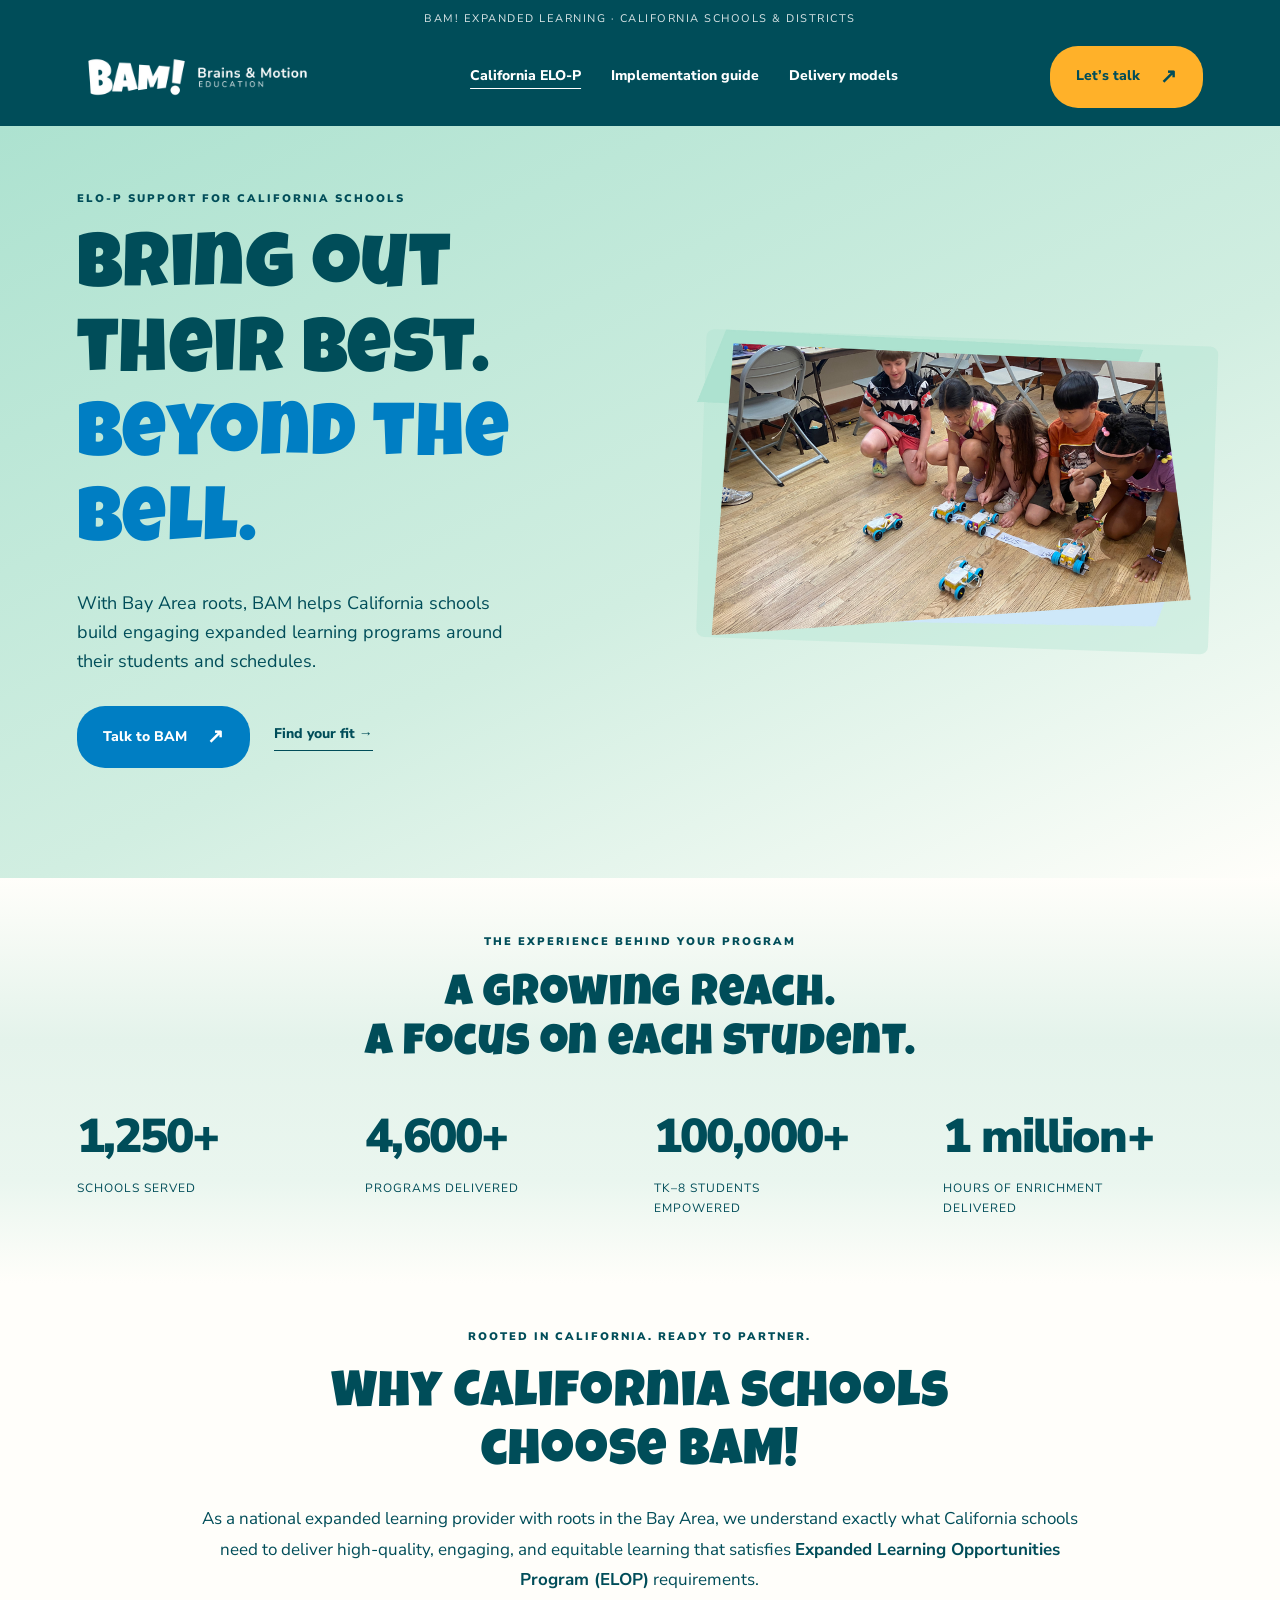
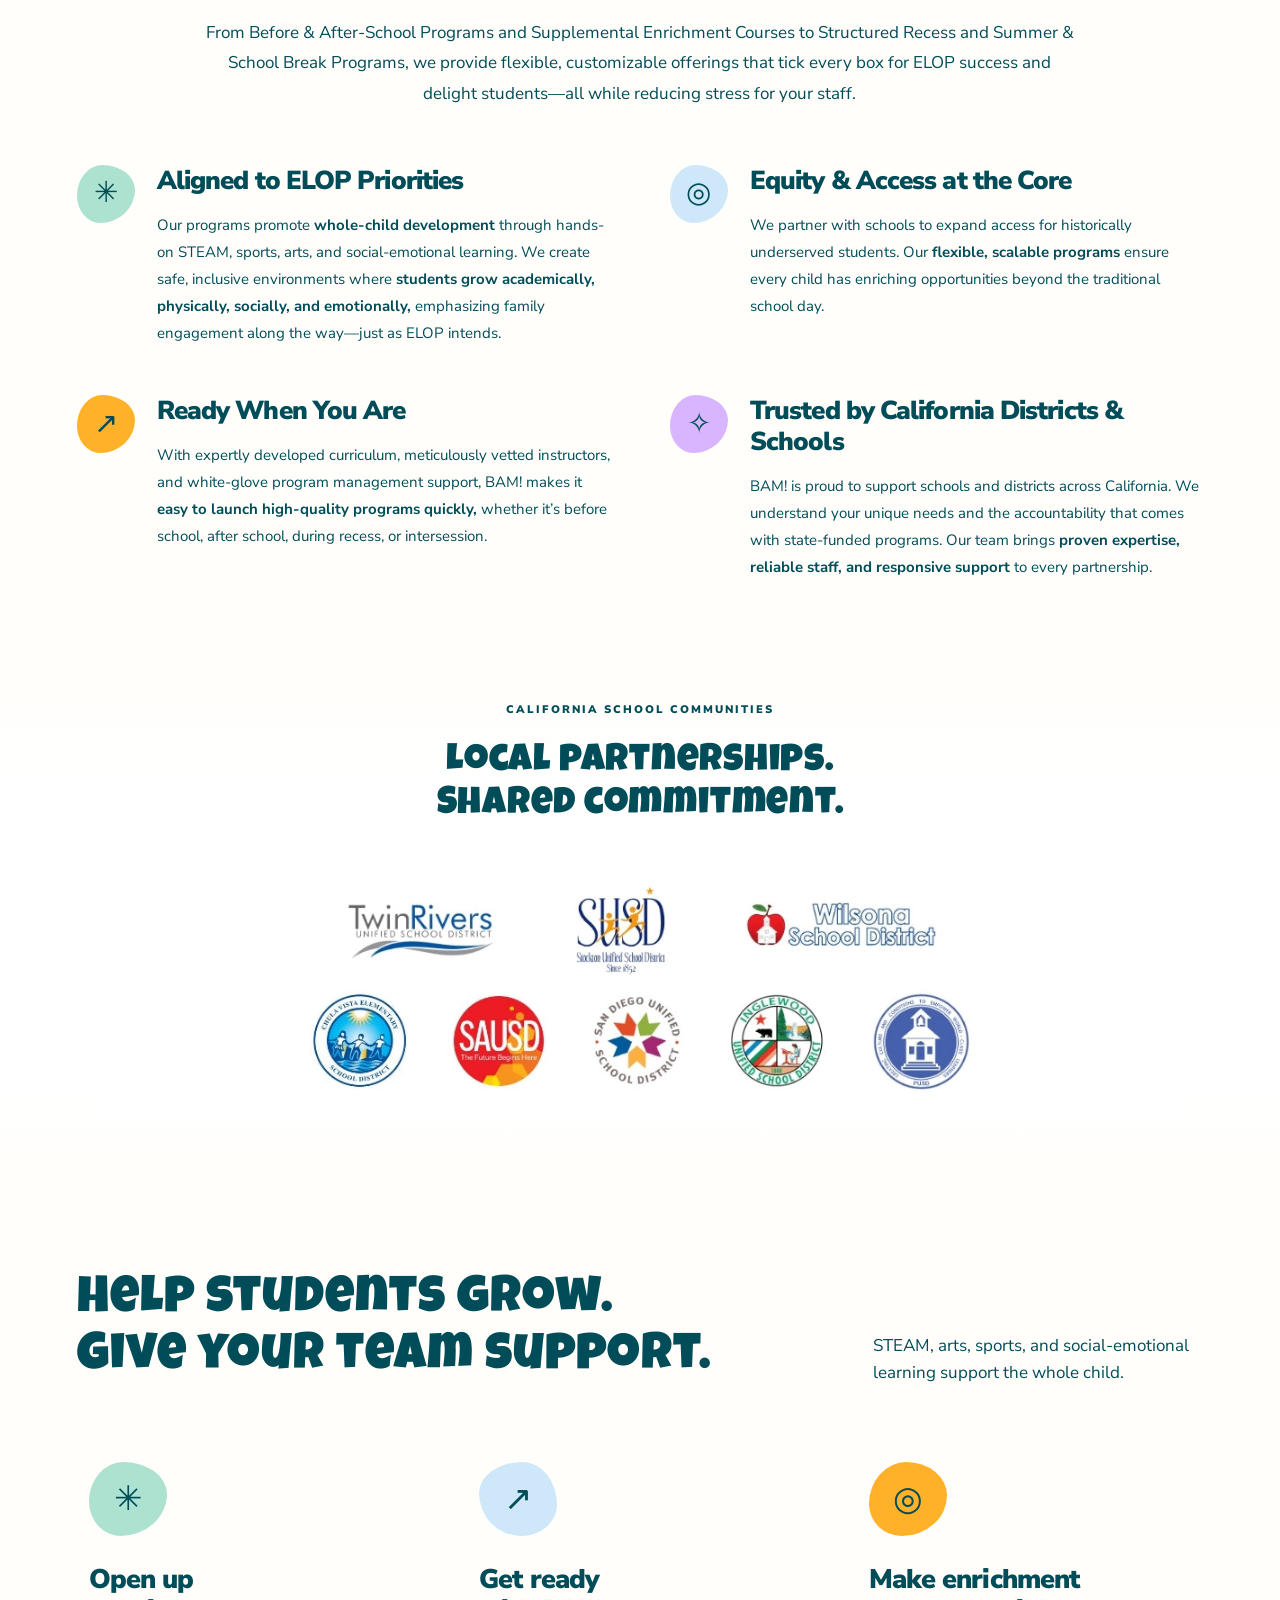
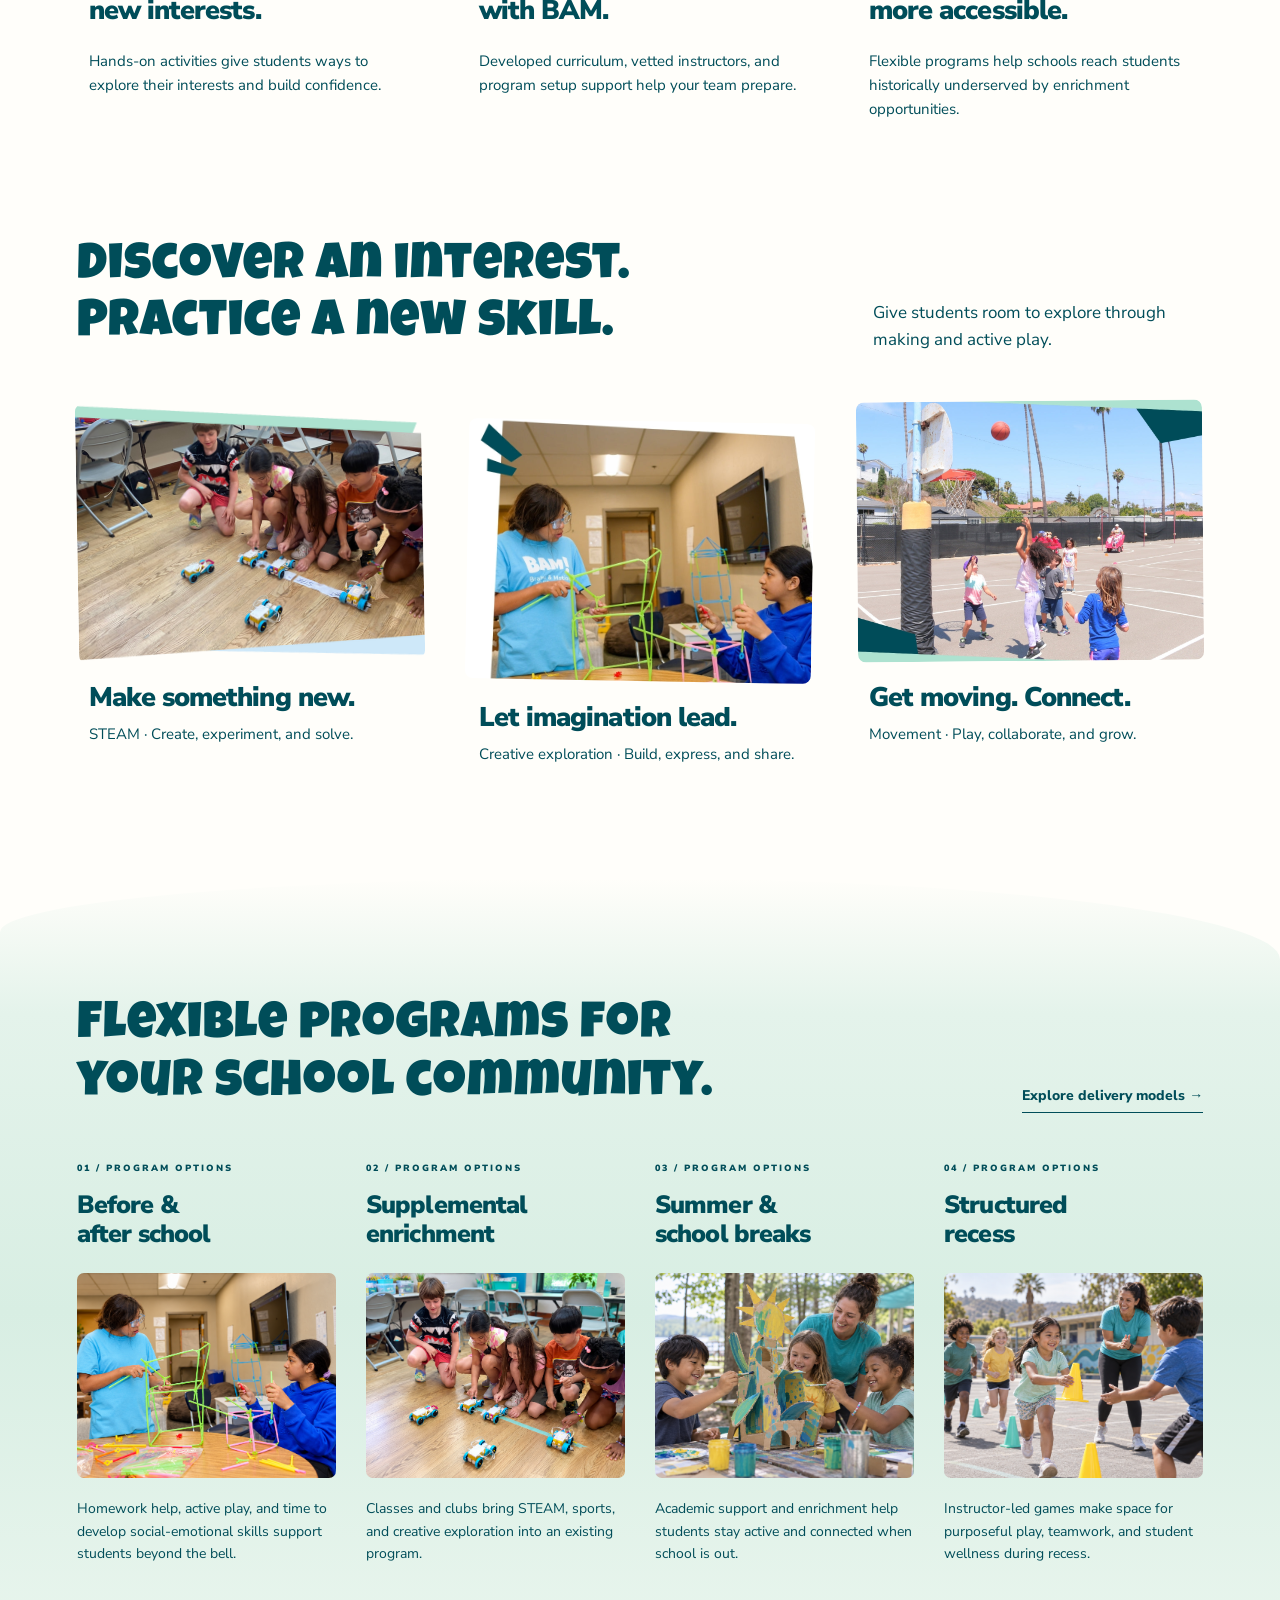
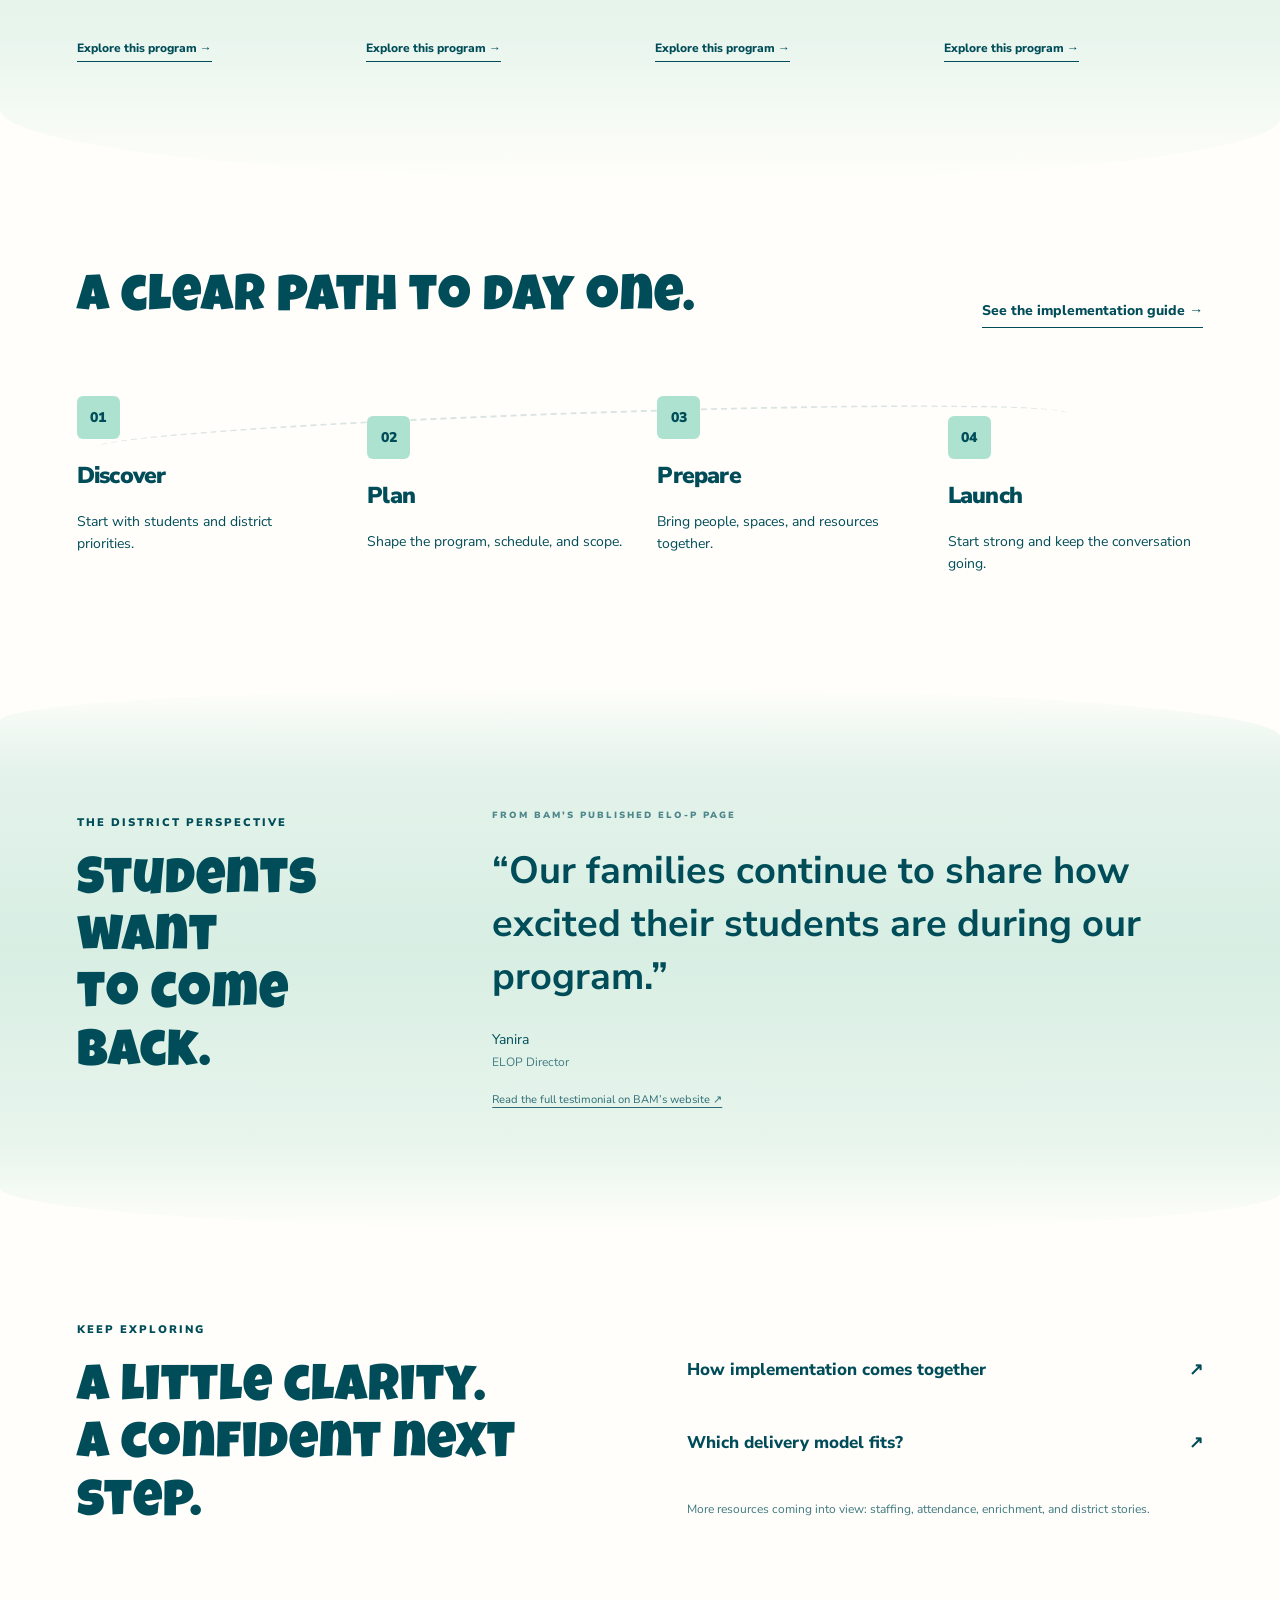
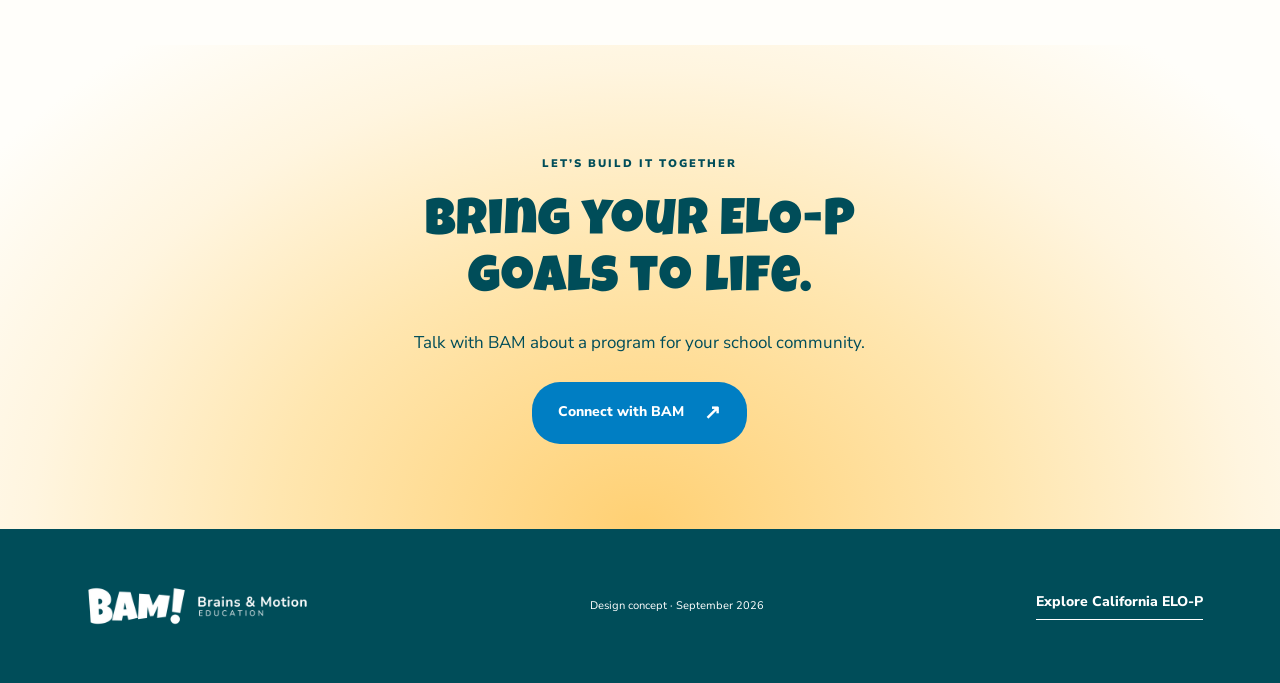
<file: index.html>
<!doctype html>
<html lang="en">

<head>
    <meta charset="utf-8">
    <meta name="viewport" content="width=device-width,initial-scale=1">
    <meta name="description"
        content="BAM expanded learning website concept for California school and district leaders.">
    <title>California ELO-P | BAM!</title>
    <link rel="stylesheet" href="styles.css">
</head>

<body class="elop-main"><a class="skip" href="#main">Skip to content</a>
    <div class="site-bar">
        <div class="top">BAM! Expanded learning · California schools & districts</div>
        <header class="header wrap"><a class="logo" href="index.html" aria-label="Brains &amp; Motion"><img
                    src="assets/BAM-Logo---White-horizontal.webp" alt="" width="240" height="82"></a>
            <nav aria-label="Main navigation"><a href="index.html" aria-current="page">California ELO-P</a><a
                    href="implementation.html">Implementation guide</a><a href="delivery-models.html">Delivery
                    models</a>
            </nav><a class="btn" href="#contact">Let’s talk</a>
        </header>
    </div>
    <main id="main">
        <section class="hero">
            <div class="wrap split">
                <div><span class="eyebrow">ELO-P support for California schools</span>
                    <h1>Bring out their best.<br><em>Beyond the bell.</em></h1>
                    <p>With Bay Area roots, BAM helps California schools build engaging expanded learning programs
                        around their students and schedules.</p>
                    <div class="actions"><a class="btn" href="#contact">Talk to BAM</a><a class="textlink"
                            href="delivery-models.html">Find your fit →</a></div>
                </div>
                <div class="art realphoto"><img src="assets/steam.png"
                        alt="Students testing their model vehicles together at a BAM activity" width="900" height="540"
                        fetchpriority="high">
                    <div class="sticker">Curious minds.<br>Active bodies.</div>
                </div>
            </div>
        </section>
        <section class="impact" aria-labelledby="impact-heading">
            <div class="wrap"><span class="eyebrow">The experience behind your program</span>
                <h2 id="impact-heading">A growing reach.<br>A focus on each student.</h2>
                <div class="impact-grid">
                    <div><strong>1,250+</strong><span>Schools served</span></div>
                    <div><strong>4,600+</strong><span>Programs delivered</span></div>
                    <div><strong>100,000+</strong><span>TK–8 students empowered</span></div>
                    <div><strong>1 million+</strong><span>Hours of enrichment delivered</span></div>
                </div>
            </div>
        </section>
        <section class="why-bam" aria-labelledby="why-bam-heading">
            <div class="wrap">
                <div class="why-intro"><span class="eyebrow">Rooted in California. Ready to partner.</span>
                    <h2 id="why-bam-heading">Why California schools<br>choose BAM!</h2>
                    <p>As a national expanded learning provider with roots in the Bay Area, we understand exactly what
                        California schools need to deliver high-quality, engaging, and equitable learning that satisfies
                        <strong>Expanded Learning Opportunities Program (ELOP)</strong> requirements.</p>
                    <p>From Before &amp; After-School Programs and Supplemental Enrichment Courses to Structured Recess
                        and Summer &amp; School Break Programs, we provide flexible, customizable offerings that tick
                        every box for ELOP success and delight students—all while reducing stress for your staff.</p>
                </div>
                <div class="why-grid">
                    <article><span class="why-symbol" aria-hidden="true">✳</span>
                        <div>
                            <h3>Aligned to ELOP Priorities</h3>
                            <p>Our programs promote <strong>whole-child development</strong> through hands-on STEAM,
                                sports, arts, and social-emotional learning. We create safe, inclusive environments
                                where <strong>students grow academically, physically, socially, and
                                    emotionally,</strong> emphasizing family engagement along the way—just as ELOP
                                intends.</p>
                        </div>
                    </article>
                    <article><span class="why-symbol" aria-hidden="true">◎</span>
                        <div>
                            <h3>Equity &amp; Access at the Core</h3>
                            <p>We partner with schools to expand access for historically underserved students. Our
                                <strong>flexible, scalable programs</strong> ensure every child has enriching
                                opportunities beyond the traditional school day.</p>
                        </div>
                    </article>
                    <article><span class="why-symbol" aria-hidden="true">↗</span>
                        <div>
                            <h3>Ready When You Are</h3>
                            <p>With expertly developed curriculum, meticulously vetted instructors, and white-glove
                                program management support, BAM! makes it <strong>easy to launch high-quality programs
                                    quickly,</strong> whether it’s before school, after school, during recess, or
                                intersession.</p>
                        </div>
                    </article>
                    <article><span class="why-symbol" aria-hidden="true">✧</span>
                        <div>
                            <h3>Trusted by California Districts &amp; Schools</h3>
                            <p>BAM! is proud to support schools and districts across California. We understand your
                                unique needs and the accountability that comes with state-funded programs. Our team
                                brings <strong>proven expertise, reliable staff, and responsive support</strong> to
                                every partnership.</p>
                        </div>
                    </article>
                </div>
            </div>
        </section>
        <section class="district-proof">
            <div class="wrap"><span class="eyebrow">California school communities</span>
                <h2>Local partnerships.<br>Shared commitment.</h2>
                <picture>
                    <source media="(max-width:600px)" srcset="assets/district-logos-mobile.jpg"><img
                        src="assets/district-logos.jpg"
                        alt="District logos featured by BAM: Twin Rivers, Stockton, Wilsona, Chula Vista, Santa Ana, San Diego, Inglewood, and Fullerton"
                        width="1200" height="300" loading="lazy">
                </picture>
            </div>
        </section>
        <section>
            <div class="wrap">
                <div class="sectionhead">
                    <h2>Help students grow.<br>Give your team support.</h2>
                    <p>STEAM, arts, sports, and social-emotional learning support the whole child.</p>
                </div>
                <div class="grid3">
                    <article class="card mint"><span class="icon">✳</span>
                        <h3>Open up<br>new interests.</h3>
                        <p>Hands-on activities give students ways to explore their interests and build confidence.</p>
                    </article>
                    <article class="card ice"><span class="icon">↗</span>
                        <h3>Get ready<br>with BAM.</h3>
                        <p>Developed curriculum, vetted instructors, and program setup support help your team prepare.
                        </p>
                    </article>
                    <article class="card butter"><span class="icon">◎</span>
                        <h3>Make enrichment<br>more accessible.</h3>
                        <p>Flexible programs help schools reach students historically underserved by enrichment
                            opportunities.</p>
                    </article>
                </div>
            </div>
        </section>
        <section style="padding-top:0">
            <div class="wrap">
                <div class="sectionhead">
                    <h2>Discover an interest.<br>Practice a new skill.</h2>
                    <p>Give students room to explore through making and active play.</p>
                </div>
                <div class="grid3">
                    <article class="photocard">
                        <div class="photo realphoto"><img src="assets/steam.png"
                                alt="Children exploring engineering with model vehicles" width="900" height="540"
                                loading="lazy"></div>
                        <h3>Make something new.</h3>
                        <p>STEAM · Create, experiment, and solve.</p>
                    </article>
                    <article class="photocard">
                        <div class="photo realphoto"><img class="instructor-photo" src="assets/team.jpg"
                                alt="A BAM instructor and student creating colorful structures" width="1000"
                                height="1250" loading="lazy"></div>
                        <h3>Let imagination lead.</h3>
                        <p>Creative exploration · Build, express, and share.</p>
                    </article>
                    <article class="photocard">
                        <div class="photo realphoto"><img src="assets/hero.jpg"
                                alt="Children playing basketball together outdoors" width="1180" height="950"
                                loading="lazy"></div>
                        <h3>Get moving. Connect.</h3>
                        <p>Movement · Play, collaborate, and grow.</p>
                    </article>
                </div>
            </div>
        </section>
        <section class="dark programs-section">
            <div class="wrap">
                <div class="sectionhead">
                    <h2>Flexible programs for<br>your school community.</h2><a class="textlink"
                        href="delivery-models.html">Explore delivery models →</a>
                </div>
                <div class="program-grid">
                    <article class="program-column"><span class="eyebrow">01 / Program options</span>
                        <h3>Before &<br>after school</h3>
                        <div class="program-image"><img src="assets/program-mentoring-ai.png"
                                alt="Illustrative AI-edited image of an instructor supporting a student building a structure"
                                width="1448" height="1086" loading="lazy"></div>
                        <p>Homework help, active play, and time to develop social-emotional skills support students
                            beyond the bell.</p><a class="textlink"
                            href="https://www.brains-and-motion.com/pages/before-after-school-programs">Explore this
                            program →</a>
                    </article>
                    <article class="program-column"><span class="eyebrow">02 / Program options</span>
                        <h3>Supplemental<br>enrichment</h3>
                        <div class="program-image"><img src="assets/program-discovery-ai.png"
                                alt="Illustrative AI-edited image of children testing model vehicles together"
                                width="1448" height="1086" loading="lazy"></div>
                        <p>Classes and clubs bring STEAM, sports, and creative exploration into an existing program.</p>
                        <a class="textlink" href="delivery-models.html#enrichment">Explore this program →</a>
                    </article>
                    <article class="program-column"><span class="eyebrow">03 / Program options</span>
                        <h3>Summer &<br>school breaks</h3>
                        <div class="program-image"><img src="assets/program-summer-ai.png"
                                alt="AI-generated illustration of children and an instructor creating art at summer camp"
                                width="1448" height="1086" loading="lazy"></div>
                        <p>Academic support and enrichment help students stay active and connected when school is out.
                        </p><a class="textlink"
                            href="https://www.brains-and-motion.com/pages/summer-holiday-camps-school-partnerships">Explore
                            this program →</a>
                    </article>
                    <article class="program-column"><span class="eyebrow">04 / Program options</span>
                        <h3>Structured<br>recess</h3>
                        <div class="program-image"><img src="assets/program-recess-ai.png"
                                alt="AI-generated illustration of children cooperating in an instructor-led playground relay"
                                width="1448" height="1086" loading="lazy"></div>
                        <p>Instructor-led games make space for purposeful play, teamwork, and student wellness during
                            recess.</p><a class="textlink"
                            href="https://www.brains-and-motion.com/pages/structured-recess">Explore this program →</a>
                    </article>
                </div>
            </div>
        </section>
        <section>
            <div class="wrap">
                <div class="sectionhead">
                    <h2>A clear path to day one.</h2><a class="textlink" href="implementation.html">See the
                        implementation guide →</a>
                </div>
                <div class="road">
                    <div><span class="number">01</span>
                        <h3>Discover</h3>
                        <p>Start with students and district priorities.</p>
                    </div>
                    <div><span class="number">02</span>
                        <h3>Plan</h3>
                        <p>Shape the program, schedule, and scope.</p>
                    </div>
                    <div><span class="number">03</span>
                        <h3>Prepare</h3>
                        <p>Bring people, spaces, and resources together.</p>
                    </div>
                    <div><span class="number">04</span>
                        <h3>Launch</h3>
                        <p>Start strong and keep the conversation going.</p>
                    </div>
                </div>
            </div>
        </section>
        <section class="dark">
            <div class="wrap quote">
                <div><span class="eyebrow">The district perspective</span>
                    <h2>Students want<br>to come back.</h2>
                </div>
                <div class="quote-preview"><span class="eyebrow">From BAM’s published ELO-P page</span>
                    <blockquote>“Our families continue to share how excited their students are during our program.”
                    </blockquote>
                    <div class="quote-person">
                        <p>Yanira<br><span class="placeholder">ELOP Director</span></p>
                    </div><a class="source-link"
                        href="https://www.brains-and-motion.com/pages/elop-support-for-california-districts-schools">Read
                        the full testimonial on BAM’s website ↗</a>
                </div>
            </div>
        </section>
        <section>
            <div class="wrap split">
                <div><span class="eyebrow">Keep exploring</span>
                    <h2>A little clarity.<br>A confident next step.</h2>
                </div>
                <div class="resources"><a href="implementation.html">How implementation comes together</a><a
                        href="delivery-models.html">Which delivery model fits?</a>
                    <p class="smallnote">More resources coming into view: staffing, attendance, enrichment, and district
                        stories.</p>
                </div>
            </div>
        </section>
        <section class="cta" id="contact">
            <div class="wrap"><span class="eyebrow">Let’s build it together</span>
                <h2>Bring your ELO-P<br>goals to life.</h2>
                <p>Talk with BAM about a program for your school community.</p><a class="btn"
                    href="https://www.brains-and-motion.com/pages/contact">Connect with BAM</a>
            </div>
        </section>
    </main>
    <footer class="footer">
        <div class="wrap"><a class="logo" href="index.html" aria-label="Brains &amp; Motion"><img
                    src="assets/BAM-Logo---White-horizontal.webp" alt="" width="240" height="82"></a>
            <p>Design concept · September 2026</p><a class="textlink" href="index.html">Explore California ELO-P</a>
        </div>
    </footer>
</body>

</html>
</file>
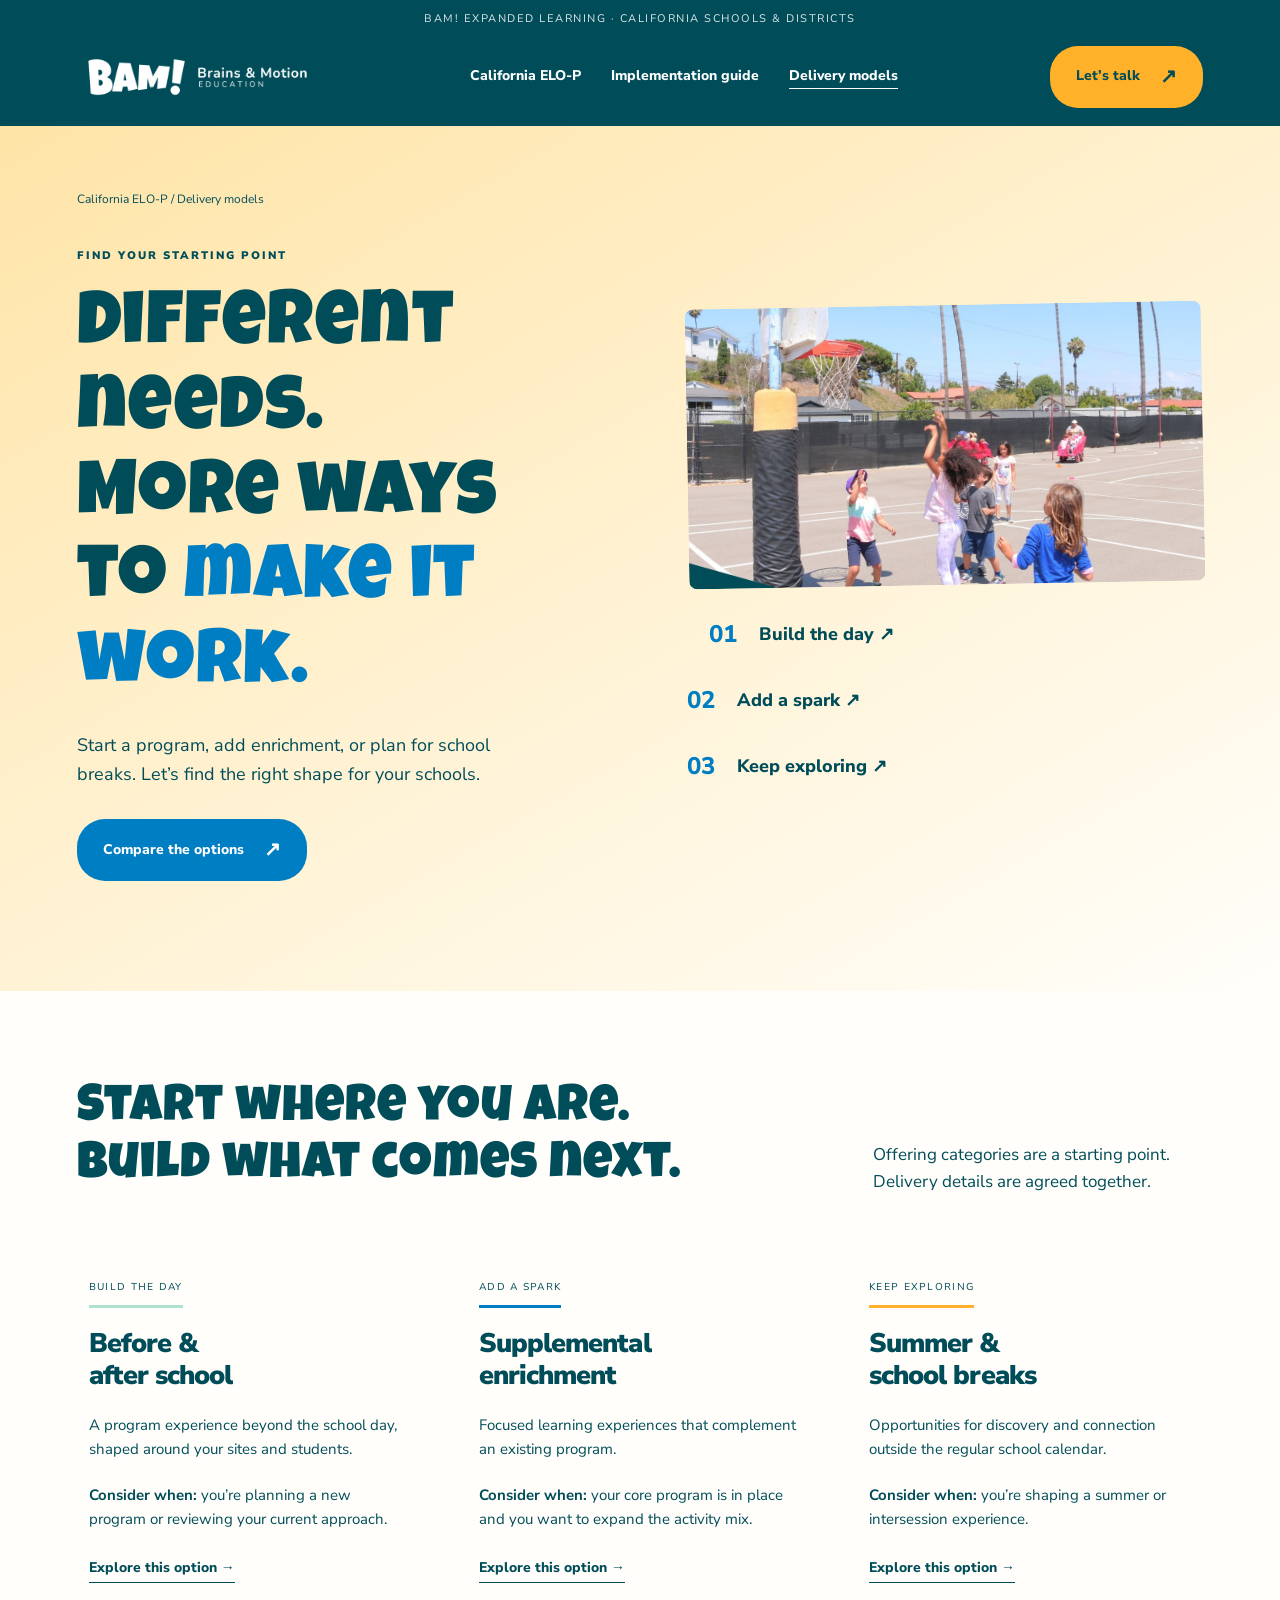
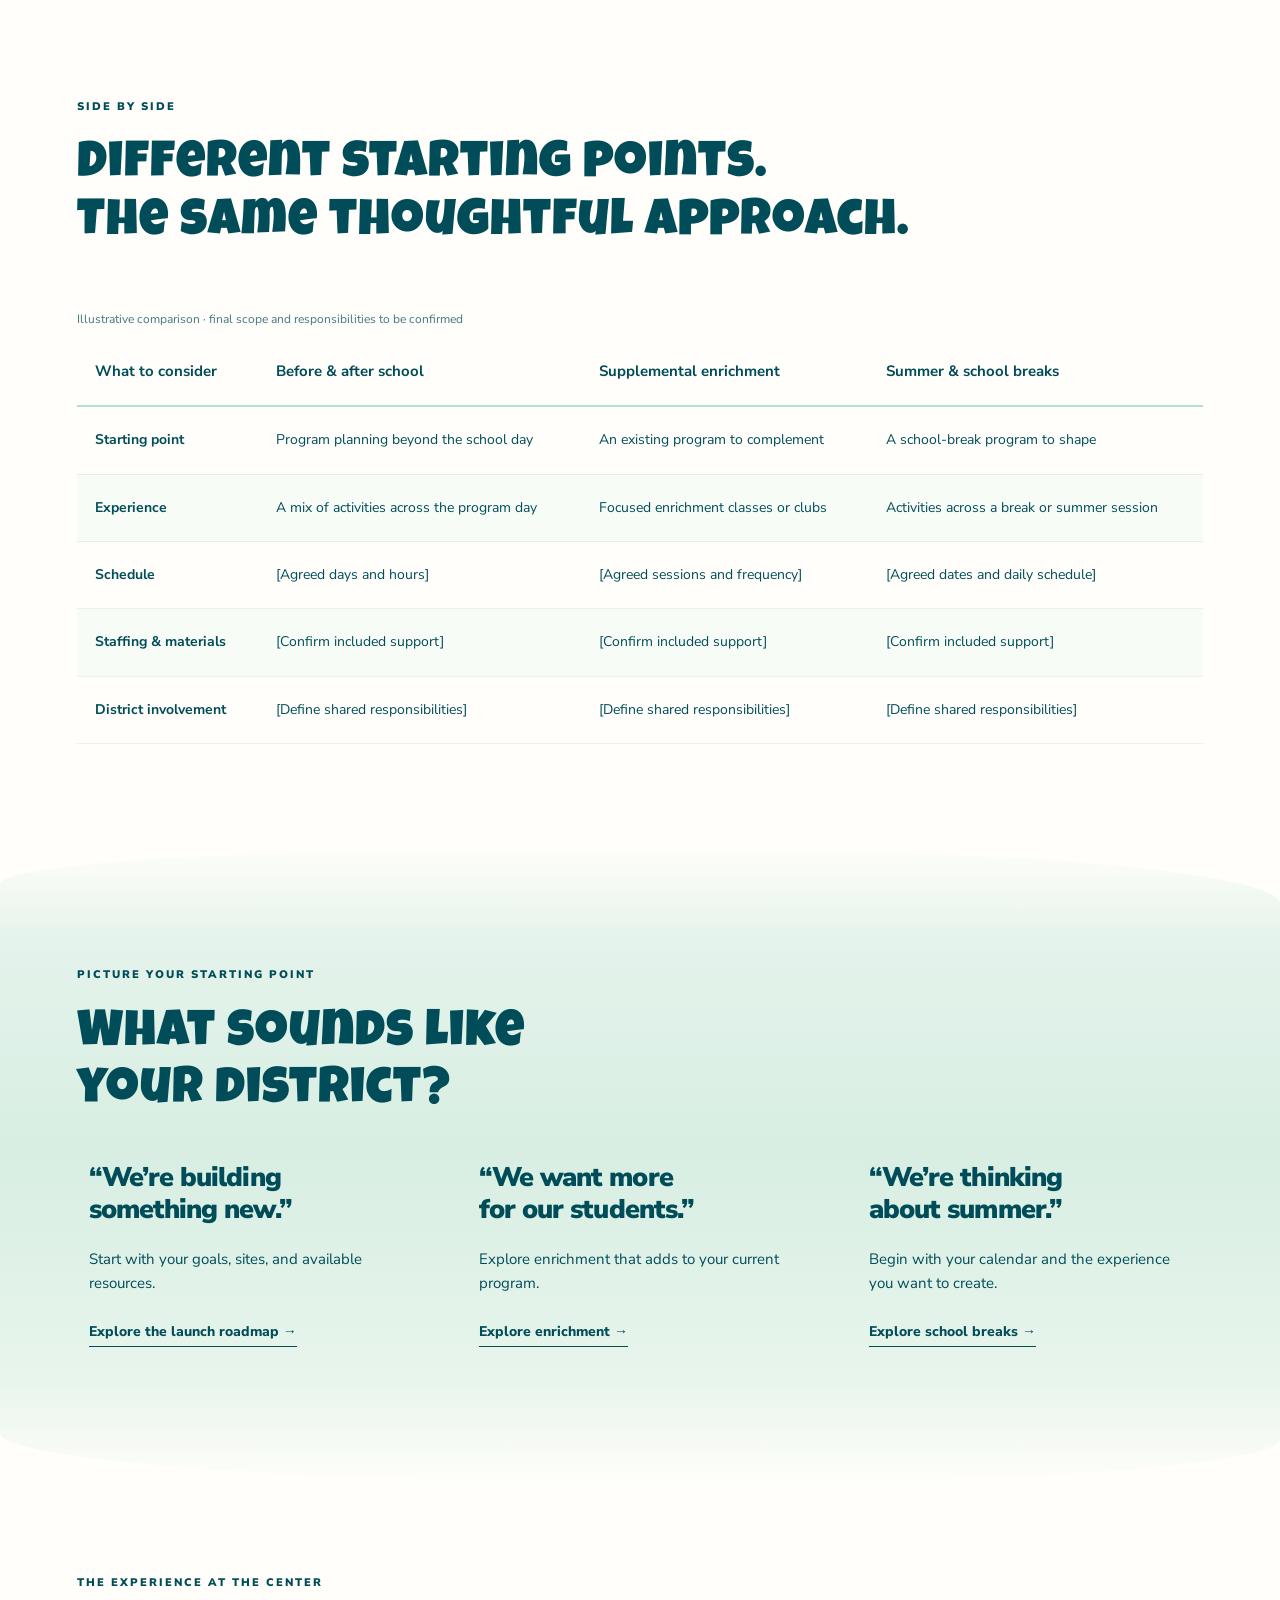
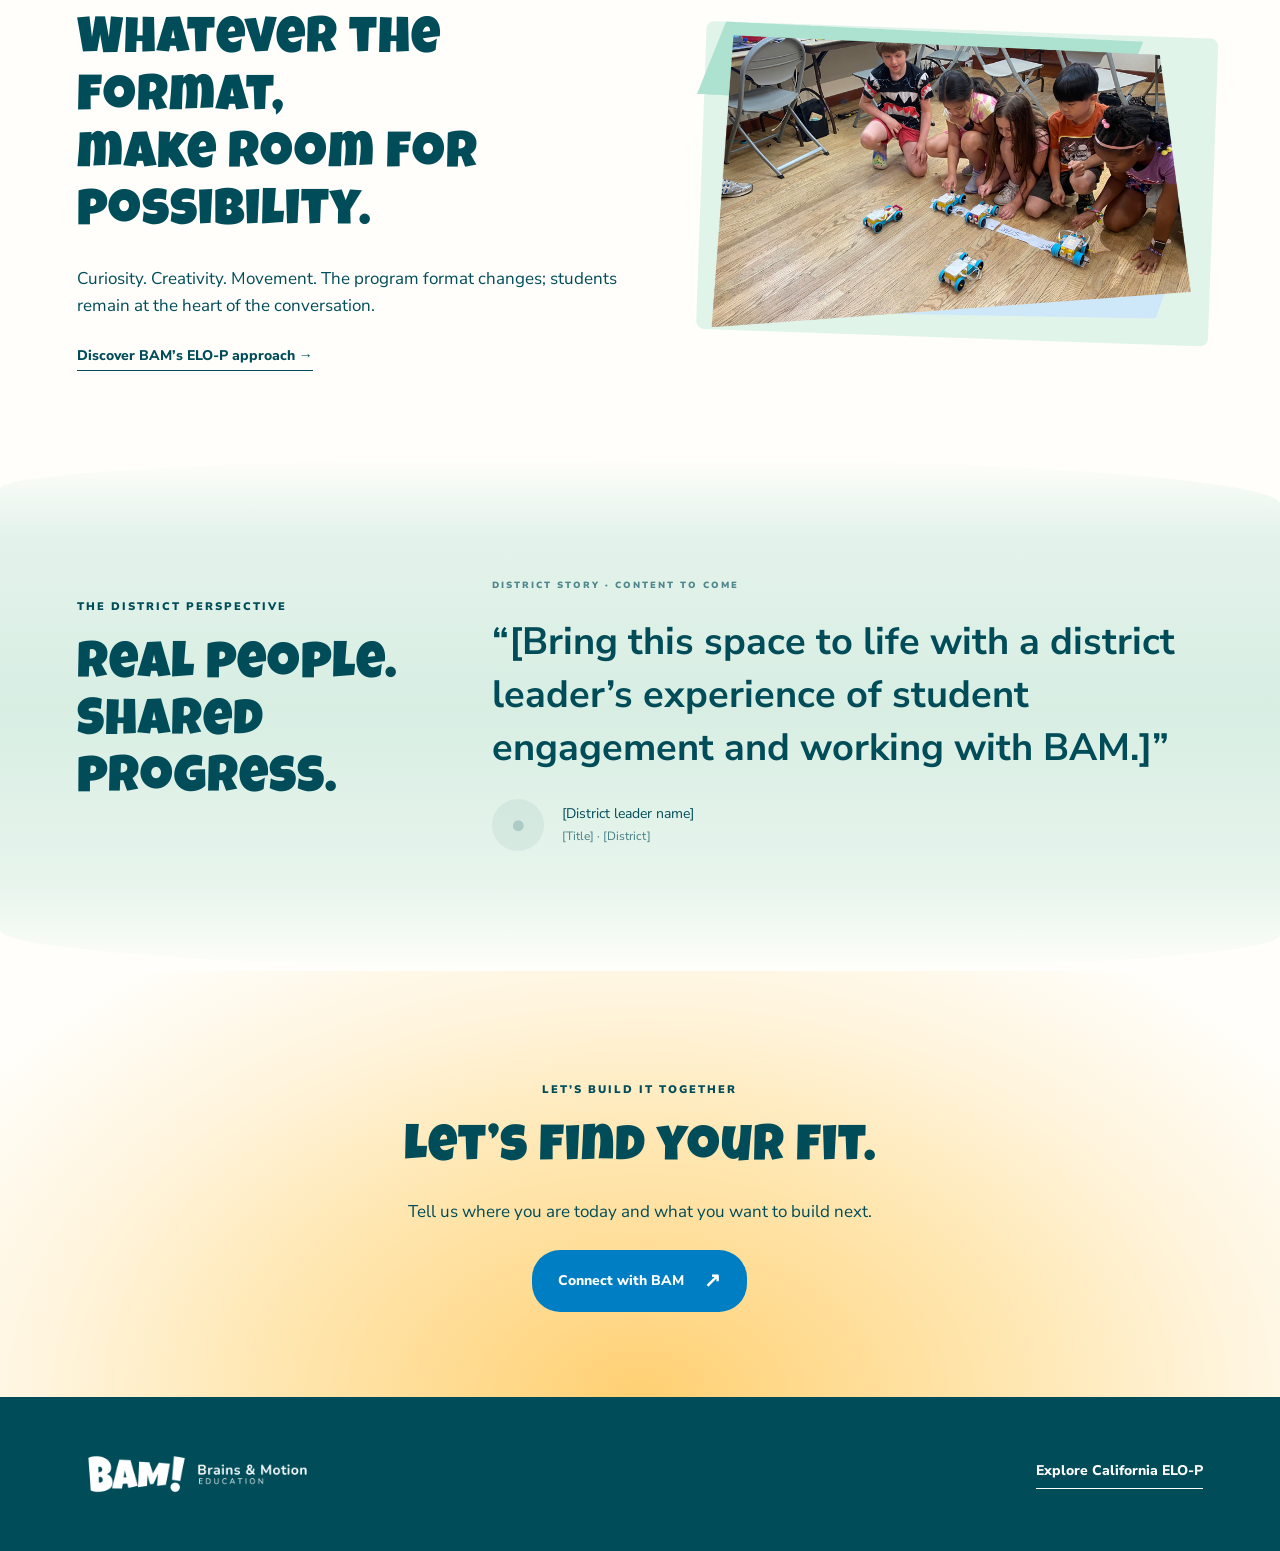
<file: delivery-models.html>
<!doctype html>
<html lang="en">

<head>
    <meta charset="utf-8">
    <meta name="viewport" content="width=device-width,initial-scale=1">
    <meta name="description"
        content="BAM expanded learning website concept for California school and district leaders.">
    <title>Delivery models | BAM!</title>
    <link rel="stylesheet" href="styles.css">
</head>

<body><a class="skip" href="#main">Skip to content</a>
    <div class="site-bar">
        <div class="top">BAM! Expanded learning · California schools & districts</div>
        <header class="header wrap"><a class="logo" href="index.html" aria-label="Brains &amp; Motion"><img
                    src="assets/BAM-Logo---White-horizontal.webp" alt="" width="240" height="82"></a>
            <nav aria-label="Main navigation"><a href="index.html">California ELO-P</a><a
                    href="implementation.html">Implementation guide</a><a href="delivery-models.html"
                    aria-current="page">Delivery models</a></nav><a class="btn" href="#contact">Let’s talk</a>
        </header>
    </div>
    <main id="main">
        <section class="hero modelhero">
            <div class="wrap">
                <div class="breadcrumb"><a href="index.html">California ELO-P</a> / Delivery models</div>
                <div class="split">
                    <div><span class="eyebrow">Find your starting point</span>
                        <h1>Different needs.<br>More ways<br>to <em>make it work.</em></h1>
                        <p>Start a program, add enrichment, or plan for school breaks. Let’s find the right shape for
                            your schools.</p>
                        <div class="actions"><a class="btn" href="#compare">Compare the options</a></div>
                    </div>
                    <div class="modelvisual"><img src="assets/hero.jpg" alt="BAM students enjoying active outdoor play"
                            width="1180" height="950">
                        <div class="modelstack"><a href="#school"><span>01</span> Build the day ↗</a><a
                                href="#enrichment"><span>02</span> Add a spark ↗</a><a href="#breaks"><span>03</span>
                                Keep exploring ↗</a></div>
                    </div>
                </div>
            </div>
        </section>
        <section>
            <div class="wrap">
                <div class="sectionhead">
                    <h2>Start where you are.<br>Build what comes next.</h2>
                    <p>Offering categories are a starting point. Delivery details are agreed together.</p>
                </div>
                <div class="grid3">
                    <article id="school" class="card mint"><span class="tag">Build the day</span>
                        <h3>Before &<br>after school</h3>
                        <p>A program experience beyond the school day, shaped around your sites and students.</p>
                        <p><strong>Consider when:</strong> you’re planning a new program or reviewing your current
                            approach.</p><a class="textlink" href="#contact">Explore this option →</a>
                    </article>
                    <article id="enrichment" class="card ice"><span class="tag">Add a spark</span>
                        <h3>Supplemental<br>enrichment</h3>
                        <p>Focused learning experiences that complement an existing program.</p>
                        <p><strong>Consider when:</strong> your core program is in place and you want to expand the
                            activity mix.</p><a class="textlink" href="#contact">Explore this option →</a>
                    </article>
                    <article id="breaks" class="card butter"><span class="tag">Keep exploring</span>
                        <h3>Summer &<br>school breaks</h3>
                        <p>Opportunities for discovery and connection outside the regular school calendar.</p>
                        <p><strong>Consider when:</strong> you’re shaping a summer or intersession experience.</p><a
                            class="textlink" href="#contact">Explore this option →</a>
                    </article>
                </div>
            </div>
        </section>
        <section id="compare" style="padding-top:0">
            <div class="wrap"><span class="eyebrow">Side by side</span>
                <h2>Different starting points.<br>The same thoughtful approach.</h2>
                <div class="tablewrap">
                    <table>
                        <caption class="smallnote" style="text-align:left;margin-bottom:20px">Illustrative comparison ·
                            final scope and responsibilities to be confirmed</caption>
                        <thead>
                            <tr>
                                <th scope="col">What to consider</th>
                                <th scope="col">Before & after school</th>
                                <th scope="col">Supplemental enrichment</th>
                                <th scope="col">Summer & school breaks</th>
                            </tr>
                        </thead>
                        <tbody>
                            <tr>
                                <th scope="row">Starting point</th>
                                <td>Program planning beyond the school day</td>
                                <td>An existing program to complement</td>
                                <td>A school-break program to shape</td>
                            </tr>
                            <tr>
                                <th scope="row">Experience</th>
                                <td>A mix of activities across the program day</td>
                                <td>Focused enrichment classes or clubs</td>
                                <td>Activities across a break or summer session</td>
                            </tr>
                            <tr>
                                <th scope="row">Schedule</th>
                                <td>[Agreed days and hours]</td>
                                <td>[Agreed sessions and frequency]</td>
                                <td>[Agreed dates and daily schedule]</td>
                            </tr>
                            <tr>
                                <th scope="row">Staffing & materials</th>
                                <td>[Confirm included support]</td>
                                <td>[Confirm included support]</td>
                                <td>[Confirm included support]</td>
                            </tr>
                            <tr>
                                <th scope="row">District involvement</th>
                                <td>[Define shared responsibilities]</td>
                                <td>[Define shared responsibilities]</td>
                                <td>[Define shared responsibilities]</td>
                            </tr>
                        </tbody>
                    </table>
                </div>
            </div>
        </section>
        <section class="dark">
            <div class="wrap"><span class="eyebrow">Picture your starting point</span>
                <h2>What sounds like<br>your district?</h2>
                <div class="grid3">
                    <article class="card">
                        <h3>“We’re building<br>something new.”</h3>
                        <p>Start with your goals, sites, and available resources.</p><a class="textlink"
                            href="implementation.html">Explore the launch roadmap →</a>
                    </article>
                    <article class="card">
                        <h3>“We want more<br>for our students.”</h3>
                        <p>Explore enrichment that adds to your current program.</p><a class="textlink"
                            href="#enrichment">Explore enrichment →</a>
                    </article>
                    <article class="card">
                        <h3>“We’re thinking<br>about summer.”</h3>
                        <p>Begin with your calendar and the experience you want to create.</p><a class="textlink"
                            href="#breaks">Explore school breaks →</a>
                    </article>
                </div>
            </div>
        </section>
        <section>
            <div class="wrap split">
                <div><span class="eyebrow">The experience at the center</span>
                    <h2>Whatever the format,<br>make room for<br>possibility.</h2>
                    <p>Curiosity. Creativity. Movement. The program format changes; students remain at the heart of the
                        conversation.</p><a class="textlink" href="index.html">Discover BAM’s ELO-P approach →</a>
                </div>
                <div class="art realphoto"><img src="assets/steam.png"
                        alt="Students testing their model vehicles together at a BAM activity" width="900" height="540"
                        fetchpriority="high">
                    <div class="sticker">Curious minds.<br>Active bodies.</div>
                </div>
            </div>
        </section>
        <section class="dark">
            <div class="wrap quote">
                <div><span class="eyebrow">The district perspective</span>
                    <h2>Real people.<br>Shared progress.</h2>
                </div>
                <div class="quote-preview"><span class="eyebrow">District story · content to come</span>
                    <blockquote>“[Bring this space to life with a district leader’s experience of student engagement and
                        working with BAM.]”</blockquote>
                    <div class="quote-person"><span class="portrait-placeholder" aria-hidden="true">●</span>
                        <p>[District leader name]<br><span class="placeholder">[Title] · [District]</span></p>
                    </div>
                </div>
            </div>
        </section>
        <section class="cta" id="contact">
            <div class="wrap"><span class="eyebrow">Let’s build it together</span>
                <h2>Let’s find your fit.</h2>
                <p>Tell us where you are today and what you want to build next.</p><a class="btn"
                    href="https://www.brains-and-motion.com/pages/contact">Connect with BAM</a>
            </div>
        </section>
    </main>
    <footer class="footer">
        <div class="wrap"><a class="logo" href="index.html" aria-label="Brains &amp; Motion"><img
                    src="assets/BAM-Logo---White-horizontal.webp" alt="" width="240" height="82"></a><a class="textlink"
                href="index.html">Explore California ELO-P</a></div>
    </footer>
</body>

</html>
</file>
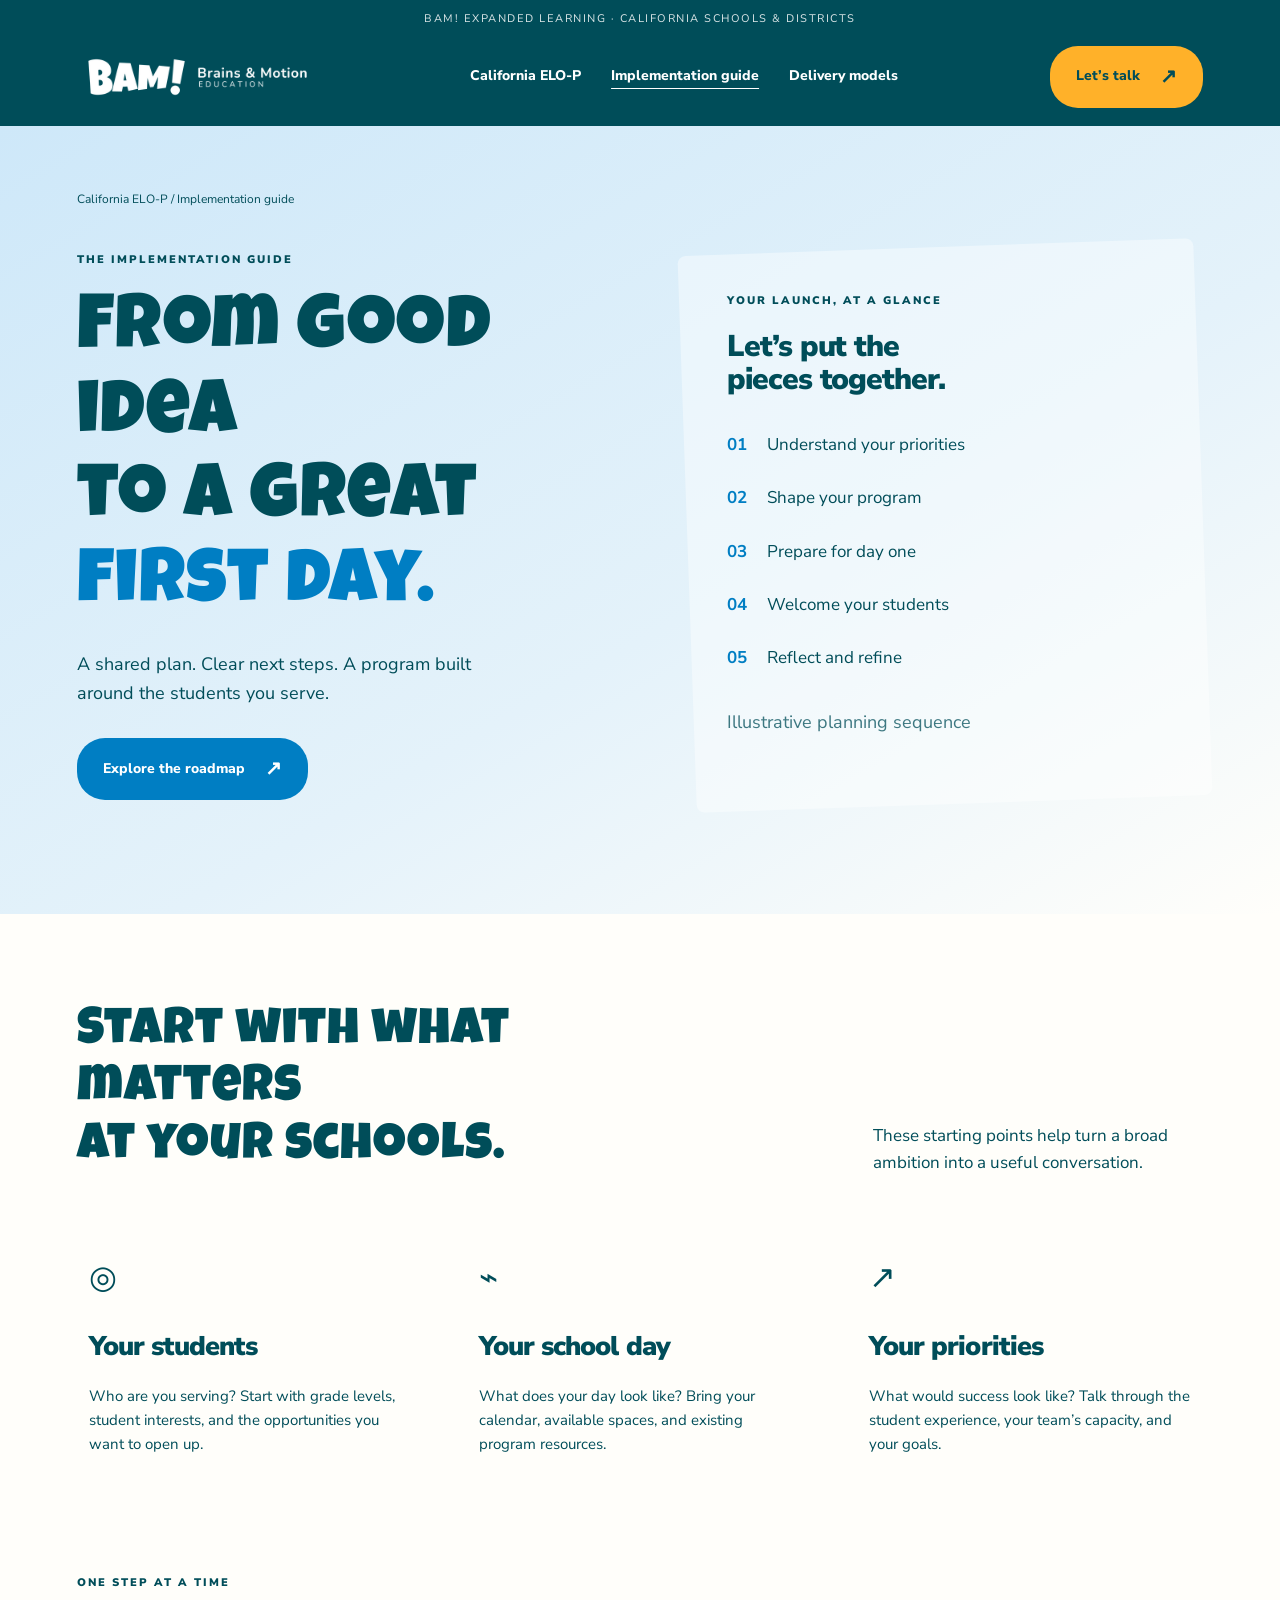
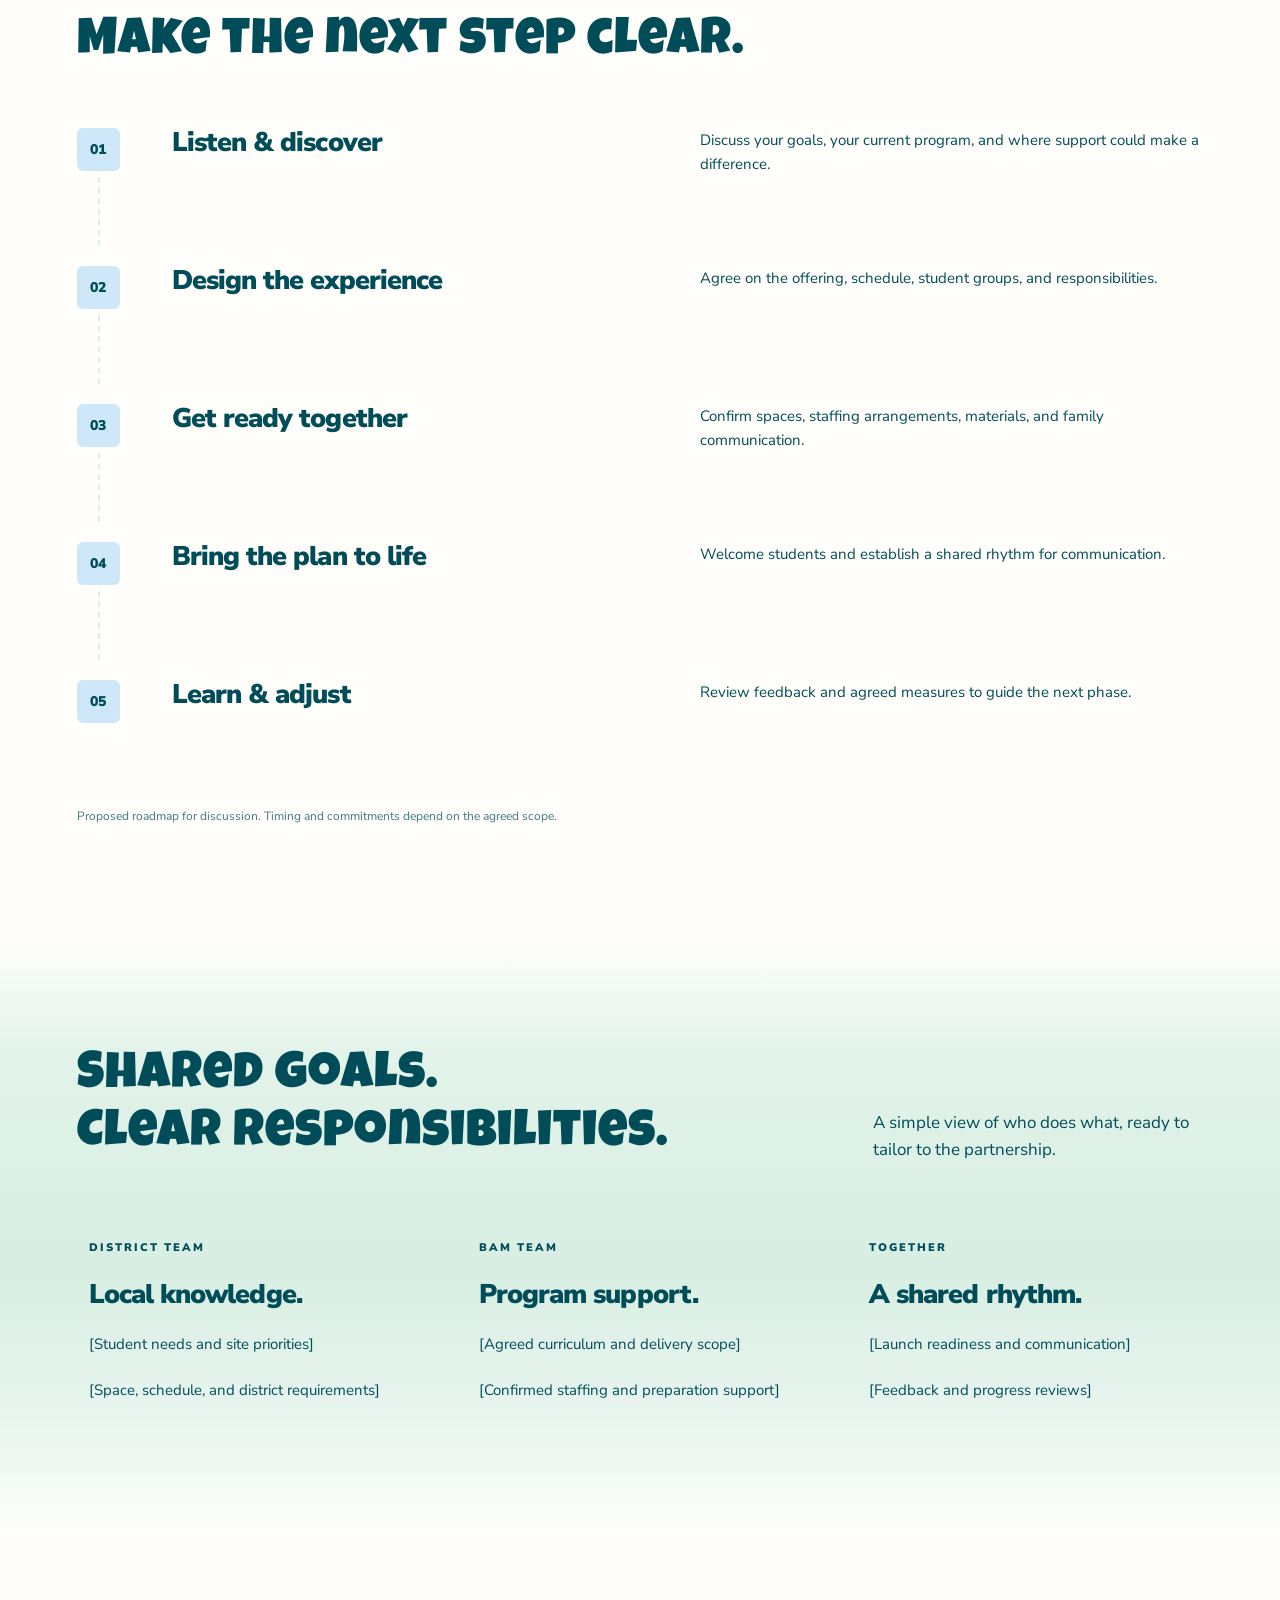
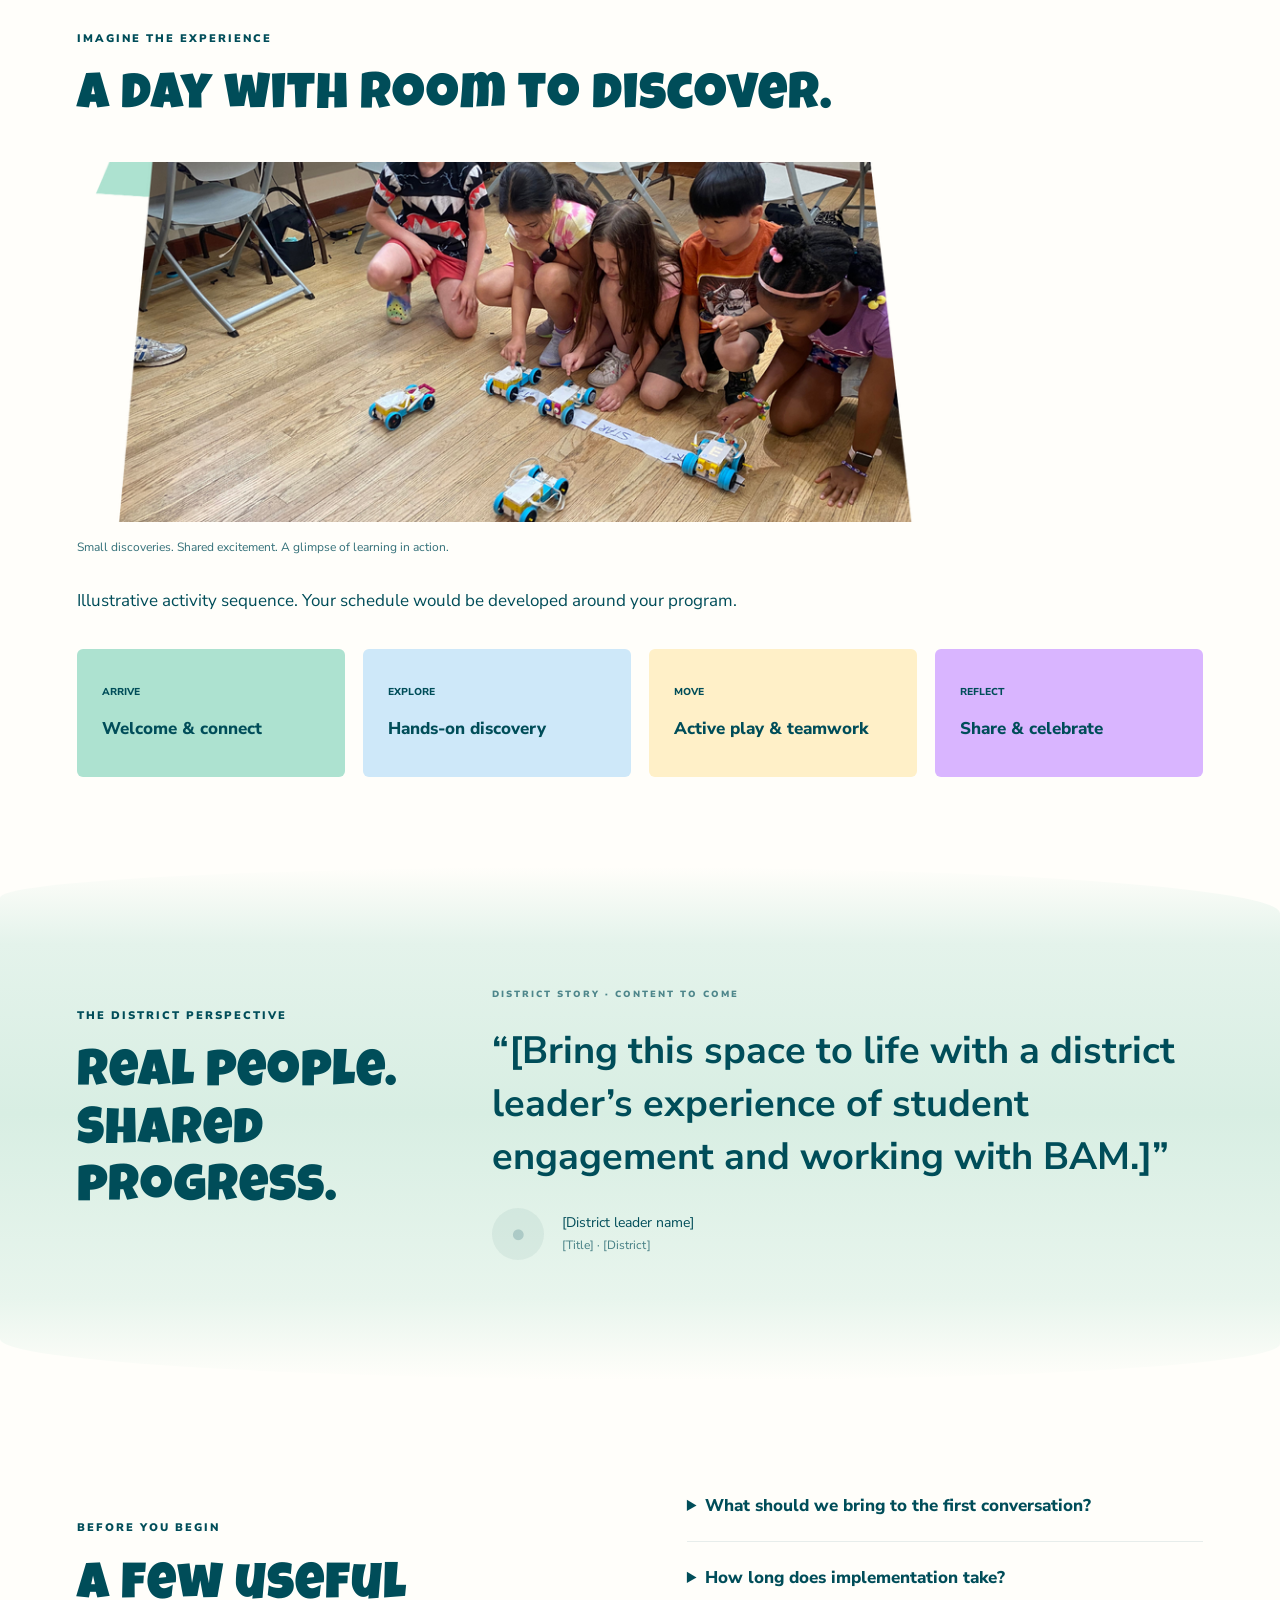
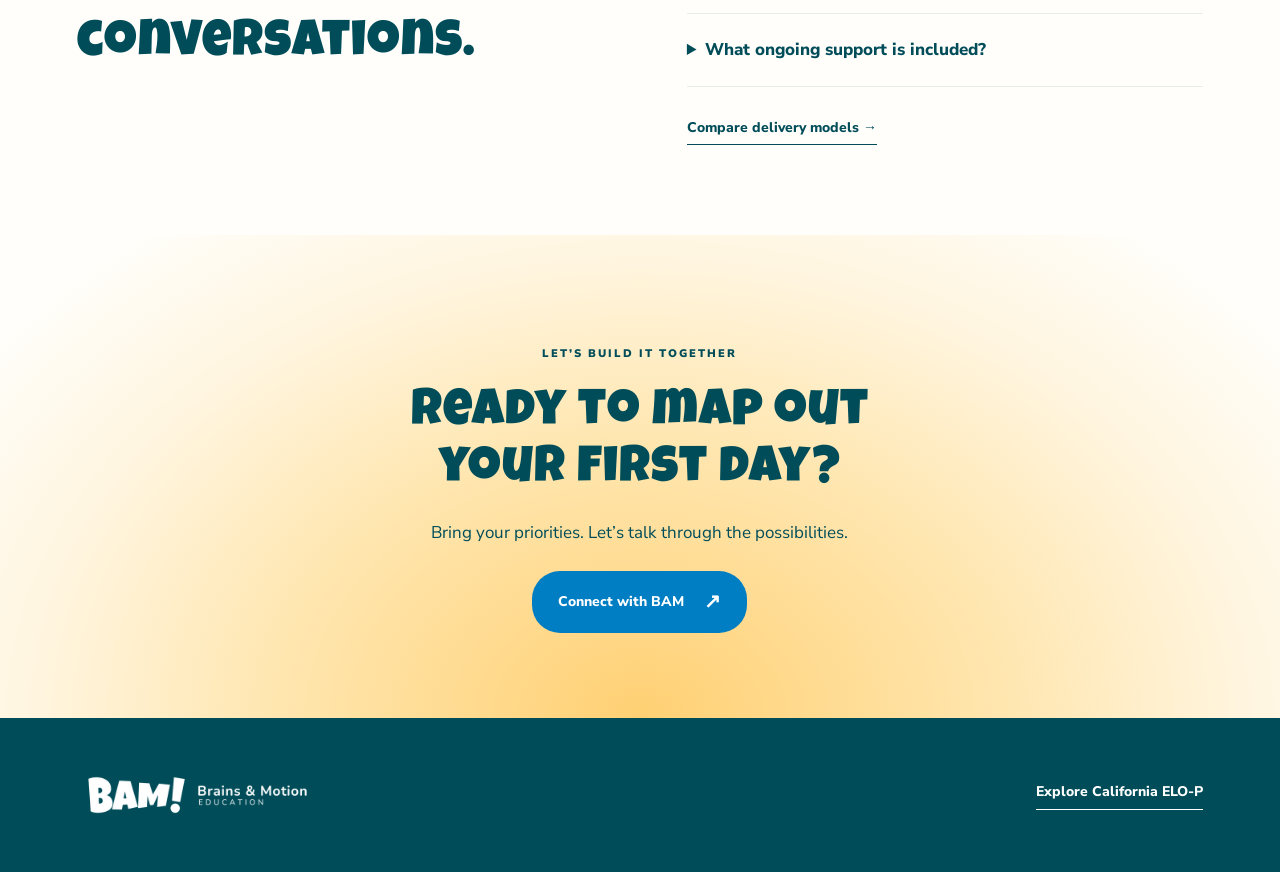
<file: implementation.html>
<!doctype html>
<html lang="en">

<head>
    <meta charset="utf-8">
    <meta name="viewport" content="width=device-width,initial-scale=1">
    <meta name="description"
        content="BAM expanded learning website concept for California school and district leaders.">
    <title>Implementation guide | BAM!</title>
    <link rel="stylesheet" href="styles.css">
</head>

<body><a class="skip" href="#main">Skip to content</a>
    <div class="site-bar">
        <div class="top">BAM! Expanded learning · California schools & districts</div>
        <header class="header wrap"><a class="logo" href="index.html" aria-label="Brains &amp; Motion"><img
                    src="assets/BAM-Logo---White-horizontal.webp" alt="" width="240" height="82"></a>
            <nav aria-label="Main navigation"><a href="index.html">California ELO-P</a><a href="implementation.html"
                    aria-current="page">Implementation guide</a><a href="delivery-models.html">Delivery models</a></nav>
            <a class="btn" href="#contact">Let’s talk</a>
        </header>
    </div>
    <main id="main">
        <section class="hero subhero">
            <div class="wrap">
                <div class="breadcrumb"><a href="index.html">California ELO-P</a> / Implementation guide</div>
                <div class="split">
                    <div><span class="eyebrow">The implementation guide</span>
                        <h1>From good idea<br>to a great<br><em>first day.</em></h1>
                        <p>A shared plan. Clear next steps. A program built around the students you serve.</p>
                        <div class="actions"><a class="btn" href="#roadmap">Explore the roadmap</a></div>
                    </div>
                    <div class="guideboard"><span class="eyebrow">Your launch, at a glance</span>
                        <h3>Let’s put the<br>pieces together.</h3>
                        <div><b>01</b> Understand your priorities</div>
                        <div><b>02</b> Shape your program</div>
                        <div><b>03</b> Prepare for day one</div>
                        <div><b>04</b> Welcome your students</div>
                        <div><b>05</b> Reflect and refine</div>
                        <p class="smallnote">Illustrative planning sequence</p>
                    </div>
                </div>
            </div>
        </section>
        <section>
            <div class="wrap">
                <div class="sectionhead">
                    <h2>Start with what matters<br>at your schools.</h2>
                    <p>These starting points help turn a broad ambition into a useful conversation.</p>
                </div>
                <div class="grid3">
                    <article class="card mint"><span class="icon">◎</span>
                        <h3>Your students</h3>
                        <p>Who are you serving? Start with grade levels, student interests, and the opportunities you
                            want to open up.</p>
                    </article>
                    <article class="card butter"><span class="icon">⌁</span>
                        <h3>Your school day</h3>
                        <p>What does your day look like? Bring your calendar, available spaces, and existing program
                            resources.</p>
                    </article>
                    <article class="card ice"><span class="icon">↗</span>
                        <h3>Your priorities</h3>
                        <p>What would success look like? Talk through the student experience, your team’s capacity, and
                            your goals.</p>
                    </article>
                </div>
            </div>
        </section>
        <section id="roadmap" style="padding-top:0">
            <div class="wrap"><span class="eyebrow">One step at a time</span>
                <h2>Make the next step clear.</h2>
                <article class="step"><span class="number">01</span>
                    <h3>Listen & discover</h3>
                    <p>Discuss your goals, your current program, and where support could make a difference.</p>
                </article>
                <article class="step"><span class="number">02</span>
                    <h3>Design the experience</h3>
                    <p>Agree on the offering, schedule, student groups, and responsibilities.</p>
                </article>
                <article class="step"><span class="number">03</span>
                    <h3>Get ready together</h3>
                    <p>Confirm spaces, staffing arrangements, materials, and family communication.</p>
                </article>
                <article class="step"><span class="number">04</span>
                    <h3>Bring the plan to life</h3>
                    <p>Welcome students and establish a shared rhythm for communication.</p>
                </article>
                <article class="step"><span class="number">05</span>
                    <h3>Learn & adjust</h3>
                    <p>Review feedback and agreed measures to guide the next phase.</p>
                </article>
                <p class="smallnote">Proposed roadmap for discussion. Timing and commitments depend on the agreed scope.
                </p>
            </div>
        </section>
        <section class="mint">
            <div class="wrap">
                <div class="sectionhead">
                    <h2>Shared goals.<br>Clear responsibilities.</h2>
                    <p>A simple view of who does what, ready to tailor to the partnership.</p>
                </div>
                <div class="grid3">
                    <article class="card"><span class="eyebrow">District team</span>
                        <h3>Local knowledge.</h3>
                        <p>[Student needs and site priorities]</p>
                        <p>[Space, schedule, and district requirements]</p>
                    </article>
                    <article class="card"><span class="eyebrow">BAM team</span>
                        <h3>Program support.</h3>
                        <p>[Agreed curriculum and delivery scope]</p>
                        <p>[Confirmed staffing and preparation support]</p>
                    </article>
                    <article class="card"><span class="eyebrow">Together</span>
                        <h3>A shared rhythm.</h3>
                        <p>[Launch readiness and communication]</p>
                        <p>[Feedback and progress reviews]</p>
                    </article>
                </div>
            </div>
        </section>
        <section>
            <div class="wrap"><span class="eyebrow">Imagine the experience</span>
                <h2>A day with room to discover.</h2>
                <figure class="wide-photo"><img src="assets/steam.png"
                        alt="A group of students testing their handmade vehicles" width="900" height="540"
                        loading="lazy">
                    <figcaption>Small discoveries. Shared excitement. A glimpse of learning in action.</figcaption>
                </figure>
                <p>Illustrative activity sequence. Your schedule would be developed around your program.</p>
                <div class="schedule">
                    <div class="mint" style="background:var(--mint)"><small>Arrive</small>Welcome & connect</div>
                    <div style="background:var(--ice)"><small>Explore</small>Hands-on discovery</div>
                    <div style="background:#fff0c8"><small>Move</small>Active play & teamwork</div>
                    <div style="background:#d9b5ff"><small>Reflect</small>Share & celebrate</div>
                </div>
            </div>
        </section>
        <section class="dark">
            <div class="wrap quote">
                <div><span class="eyebrow">The district perspective</span>
                    <h2>Real people.<br>Shared progress.</h2>
                </div>
                <div class="quote-preview"><span class="eyebrow">District story · content to come</span>
                    <blockquote>“[Bring this space to life with a district leader’s experience of student engagement and
                        working with BAM.]”</blockquote>
                    <div class="quote-person"><span class="portrait-placeholder" aria-hidden="true">●</span>
                        <p>[District leader name]<br><span class="placeholder">[Title] · [District]</span></p>
                    </div>
                </div>
            </div>
        </section>
        <section>
            <div class="wrap split">
                <div><span class="eyebrow">Before you begin</span>
                    <h2>A few useful<br>conversations.</h2>
                </div>
                <div>
                    <details>
                        <summary>What should we bring to the first conversation?</summary>
                        <p>A starting view of your sites, students, schedule, and priorities. The planning checklist
                            above can guide the discussion.</p>
                    </details>
                    <details>
                        <summary>How long does implementation take?</summary>
                        <p>[Insert an approved timeline and the factors that influence it.]</p>
                    </details>
                    <details>
                        <summary>What ongoing support is included?</summary>
                        <p>[Confirm communication, staffing, reporting, and review arrangements for the selected scope.]
                        </p>
                    </details>
                    <div class="actions"><a class="textlink" href="delivery-models.html">Compare delivery models →</a>
                    </div>
                </div>
            </div>
        </section>
        <section class="cta" id="contact">
            <div class="wrap"><span class="eyebrow">Let’s build it together</span>
                <h2>Ready to map out<br>your first day?</h2>
                <p>Bring your priorities. Let’s talk through the possibilities.</p><a class="btn"
                    href="https://www.brains-and-motion.com/pages/contact">Connect with BAM</a>
            </div>
        </section>
    </main>
    <footer class="footer">
        <div class="wrap"><a class="logo" href="index.html" aria-label="Brains &amp; Motion"><img
                    src="assets/BAM-Logo---White-horizontal.webp" alt="" width="240" height="82"></a><a class="textlink"
                href="index.html">Explore California ELO-P</a></div>
    </footer>
</body>

</html>
</file>
<file: styles.css>
@import url('https://fonts.googleapis.com/css2?family=Luckiest+Guy&family=Nunito+Sans:wght@400;600;700;800;900&display=swap');

:root {
    --teal: #004d59;
    --yellow: #ffb129;
    --blue: #007ec3;
    --mint: #ade2d0;
    --ice: #cee8f9;
    --paper: #fcfcf7
}

* {
    box-sizing: border-box
}

html {
    scroll-behavior: smooth
}

body {
    margin: 0;
    background: var(--paper);
    color: var(--teal);
    font: 17px/1.6 'Nunito Sans', sans-serif
}

a {
    color: inherit;
    text-decoration: none
}

button {
    font: inherit
}

h1,
h2,
h3,
h4 {
    margin: 0 0 22px
}

h1,
h2 {
    font-family: 'Luckiest Guy', cursive;
    font-weight: 400;
    line-height: 1.12;
    letter-spacing: .02em
}

h3,
h4 {
    font-family: 'Nunito Sans', sans-serif;
    line-height: 1.08;
    font-weight: 900;
    letter-spacing: -.035em
}

h1 {
    font-size: clamp(48px, 5.9vw, 82px)
}

h2 {
    font-size: clamp(34px, 4vw, 54px)
}

h3 {
    font-size: 27px
}

p {
    margin: 0 0 22px
}

nav {
    display: flex;
    gap: 30px;
    align-items: center
}

nav a {
    font-size: 14px;
    font-weight: 800
}

nav a[aria-current=page] {
    text-decoration: underline;
    text-underline-offset: 8px
}

.wrap {
    width: min(1180px, 88%);
    margin: auto
}

.top {
    background: var(--teal);
    color: white;
    text-align: center;
    padding: 7px;
    font-size: 11px;
    letter-spacing: 1.5px;
    text-transform: uppercase
}

.header {
    padding: 23px 0;
    display: flex;
    align-items: center;
    justify-content: space-between;
    gap: 25px
}

.logo {
    display: inline-flex;
    align-items: center;
    line-height: 0
}

.logo img {
    display: block;
    height: 82px;
    width: auto
}

.btn {
    display: inline-flex;
    align-items: center;
    justify-content: center;
    gap: 20px;
    background: var(--blue);
    color: white;
    padding: 15px 24px;
    border-radius: 8px;
    font-size: 14px;
    font-weight: 800;
    min-height: 50px
}

.btn:after {
    content: '↗';
    font-size: 20px
}

.btn.yellow {
    background: var(--yellow);
    color: var(--teal)
}

.textlink {
    font-size: 14px;
    font-weight: 800;
    border-bottom: 1px solid;
    padding-bottom: 5px
}

.actions {
    display: flex;
    flex-wrap: wrap;
    align-items: center;
    gap: 24px;
    margin-top: 30px
}

.eyebrow {
    text-transform: uppercase;
    font-size: 11px;
    letter-spacing: 2px;
    font-weight: 900;
    margin-bottom: 22px;
    display: block
}

.hero {
    padding: 64px 0 72px;
    background: var(--mint);
    overflow: hidden
}

.split {
    display: grid;
    grid-template-columns: 1.05fr 1fr;
    gap: 68px;
    align-items: center
}

.hero p {
    max-width: 430px;
    font-size: 18px
}

.hero h1 em {
    font-style: normal;
    color: var(--blue)
}

.art {
    position: relative;
    background: var(--ice);
    min-height: 445px;
    border-radius: 140px 140px 25px 25px;
    display: flex;
    align-items: center;
    justify-content: center;
    overflow: hidden
}

.art svg {
    width: 95%;
    height: auto
}

.artlabel {
    position: absolute;
    bottom: 18px;
    left: 20px;
    background: white;
    padding: 7px 13px;
    border-radius: 6px;
    font-size: 10px;
    letter-spacing: 1px;
    text-transform: uppercase
}

.sticker {
    position: absolute;
    right: 8px;
    top: 18px;
    background: var(--yellow);
    width: 110px;
    height: 110px;
    border-radius: 50%;
    display: grid;
    place-content: center;
    text-align: center;
    font-size: 14px;
    font-weight: 900;
    line-height: 1.2;
    transform: rotate(12deg);
    border: 2px dashed var(--teal)
}

section {
    padding: 85px 0
}

.intro {
    max-width: 650px
}

.intro p {
    max-width: 570px
}

.sectionhead {
    display: flex;
    justify-content: space-between;
    gap: 50px;
    align-items: end;
    margin-bottom: 38px
}

.sectionhead h2 {
    max-width: 660px;
    margin: 0
}

.sectionhead p {
    max-width: 330px;
    margin: 0
}

.trust {
    padding: 27px 0;
    border-bottom: 1px solid #004d5920
}

.trust .wrap {
    display: flex;
    align-items: center;
    justify-content: space-between;
    gap: 25px
}

.trust span {
    font-size: 11px;
    text-transform: uppercase;
    letter-spacing: 1px
}

.trust b {
    font-size: 16px;
    opacity: .5
}

.grid3 {
    display: grid;
    grid-template-columns: repeat(3, 1fr);
    gap: 24px
}

.card {
    padding: 32px;
    border-radius: 18px;
    background: white
}

.card p {
    font-size: 15px
}

.card p:last-child {
    margin-bottom: 0
}

.mint {
    background: var(--mint)
}

.ice {
    background: var(--ice)
}

.butter {
    background: #fff0c8
}

.icon {
    font-size: 38px;
    margin-bottom: 30px;
    display: block
}

.number {
    font: 900 14px 'Nunito Sans';
    display: inline-grid;
    place-content: center;
    width: 36px;
    height: 36px;
    background: var(--teal);
    color: white;
    border-radius: 50%;
    margin-bottom: 25px
}

.photo {
    height: 245px;
    border-radius: 15px;
    background: var(--mint);
    position: relative;
    display: grid;
    place-content: center;
    overflow: hidden
}

.photo .shape {
    font-size: 105px;
    line-height: 1;
    color: var(--teal);
    transform: rotate(-12deg)
}

.photo span {
    position: absolute;
    bottom: 14px;
    left: 18px;
    font-size: 10px;
    text-transform: uppercase;
    letter-spacing: 1px
}

.photocard h3 {
    margin: 22px 0 10px
}

.photocard p {
    font-size: 15px
}

.dark {
    background: var(--teal);
    color: white
}

.dark .eyebrow {
    color: var(--mint)
}

.dark .card {
    background: #ffffff0d;
    border: 1px solid #ffffff30
}

.dark .textlink {
    color: var(--yellow)
}

.road {
    display: grid;
    grid-template-columns: repeat(4, 1fr);
    gap: 25px;
    border-top: 1px solid #004d5940;
    padding-top: 30px
}

.road h3 {
    font-size: 23px
}

.road p {
    font-size: 14px
}

.quote {
    display: grid;
    grid-template-columns: 1fr 2fr;
    gap: 60px;
    align-items: start
}

.quote blockquote {
    font: 700 32px/1.3 'Nunito Sans';
    margin: 0 0 24px
}

.placeholder {
    font-size: 12px;
    opacity: .7
}

.resources a {
    display: block;
    border-top: 1px solid #004d5930;
    padding: 24px 0;
    font-weight: 800;
    display: flex;
    justify-content: space-between
}

.resources a:after {
    content: '↗'
}

.cta {
    background: var(--yellow);
    text-align: center
}

.cta h2 {
    max-width: 700px;
    margin: 0 auto 20px
}

.cta p {
    max-width: 560px;
    margin: 0 auto 25px
}

.footer {
    padding: 40px 0;
    display: flex;
    justify-content: space-between;
    align-items: center;
    gap: 30px
}

.footer p {
    font-size: 11px;
    max-width: 330px;
    margin: 0
}

.subhero {
    background: var(--ice)
}

.breadcrumb {
    font-size: 12px;
    margin-bottom: 38px
}

.guideboard {
    background: var(--teal);
    color: white;
    padding: 35px;
    border-radius: 20px;
    transform: rotate(2deg);
    box-shadow: 12px 12px 0 #004d5910
}

.guideboard h3 {
    font-size: 30px
}

.guideboard div {
    padding: 15px 0;
    border-bottom: 1px solid #ffffff30;
    display: flex;
    gap: 20px;
    align-items: center
}

.guideboard b {
    color: var(--yellow)
}

.step {
    display: grid;
    grid-template-columns: 70px 1fr 1fr;
    gap: 25px;
    padding: 32px 0;
    border-top: 1px solid #004d5930
}

.step h3 {
    margin: 0
}

.step p {
    font-size: 15px;
    margin: 0
}

.step .number {
    background: var(--blue)
}

.smallnote {
    font-size: 12px;
    margin-top: 24px;
    opacity: .75
}

.schedule {
    display: grid;
    grid-template-columns: repeat(4, 1fr);
    gap: 8px;
    margin-top: 35px
}

.schedule div {
    padding: 25px 18px;
    border-radius: 10px;
    background: white;
    font-weight: 800
}

.schedule small {
    font-size: 10px;
    text-transform: uppercase;
    display: block;
    margin-bottom: 15px
}

.tablewrap {
    overflow: auto
}

table {
    width: 100%;
    border-collapse: collapse;
    min-width: 640px;
    font-size: 14px
}

th,
td {
    text-align: left;
    padding: 22px 18px;
    border-bottom: 1px solid #004d5925;
    vertical-align: top
}

th {
    background: var(--teal);
    color: white
}

td:first-child {
    font-weight: 800;
    width: 20%
}

tbody tr:nth-child(even) {
    background: #ade2d025
}

details {
    border-bottom: 1px solid #004d5930;
    padding: 22px 0
}

summary {
    font-weight: 800;
    cursor: pointer
}

details p {
    margin: 15px 0 0;
    font-size: 15px
}

.skip {
    position: absolute;
    top: -80px
}

.skip:focus {
    top: 0;
    background: white;
    padding: 15px;
    z-index: 5
}

:focus-visible {
    outline: 3px solid #8359a5;
    outline-offset: 5px
}

.modelhero {
    background: #fff0c8
}

.modelstack {
    display: grid;
    gap: 12px;
    transform: rotate(-3deg)
}

.modelstack a {
    display: flex;
    align-items: center;
    gap: 22px;
    padding: 28px;
    border-radius: 15px;
    background: var(--teal);
    color: white;
    font: 800 23px 'Nunito Sans'
}

.modelstack a:nth-child(2) {
    margin-left: 35px;
    background: var(--blue)
}

.modelstack a:nth-child(3) {
    margin-left: 65px;
    background: var(--mint);
    color: var(--teal)
}

.modelstack span {
    font-size: 32px
}

.tag {
    font-size: 10px;
    text-transform: uppercase;
    letter-spacing: 1px;
    border: 1px solid #004d5930;
    display: inline-block;
    padding: 5px 10px;
    border-radius: 20px;
    margin-bottom: 20px
}

@media(max-width:800px) {
    .header {
        flex-wrap: wrap
    }

    .header nav {
        width: 100%;
        gap: 20px;
        overflow: auto;
        padding-bottom: 8px
    }

    .header>.btn {
        display: none
    }

    nav a {
        white-space: nowrap
    }

    .split {
        grid-template-columns: 1fr;
        gap: 40px
    }

    .hero {
        padding: 35px 0 45px
    }

    .art {
        min-height: 340px;
        max-width: 500px;
        width: 100%;
        margin: auto
    }

    .grid3 {
        grid-template-columns: 1fr
    }

    .sectionhead {
        display: block
    }

    .sectionhead p {
        margin-top: 20px
    }

    .road,
    .schedule {
        grid-template-columns: 1fr 1fr
    }

    .quote {
        grid-template-columns: 1fr;
        gap: 20px
    }

    .trust .wrap {
        flex-wrap: wrap;
        justify-content: center
    }

    .trust span {
        width: 100%;
        text-align: center
    }

    .trust b {
        font-size: 13px
    }

    .step {
        grid-template-columns: 45px 1fr
    }

    .step p {
        grid-column: 2
    }

    .footer {
        flex-direction: column;
        align-items: start
    }

    .hero h1 {
        font-size: 52px
    }

    section {
        padding: 55px 0
    }

    .modelstack a {
        font-size: 20px;
        padding: 22px
    }

    .modelstack a:nth-child(3) {
        margin-left: 25px
    }

    .guideboard {
        transform: none
    }

    .wrap {
        width: 88%
    }
}

@media(prefers-reduced-motion:reduce) {
    html {
        scroll-behavior: auto
    }
}

/* Softer page rhythm: open content, organic edges, and blended color. */
:root {
    --paper: #fffefa
}

.top {
    background: transparent;
    color: var(--teal);
    border-bottom: 0;
    padding-top: 12px
}

.header {
    padding-top: 18px;
    padding-bottom: 26px
}

.hero {
    position: relative;
    background: linear-gradient(155deg, #ade2d0 0%, #d1eee1 57%, #fffefa 100%);
    padding-bottom: 110px
}

.hero.subhero {
    background: linear-gradient(150deg, #cee8f9 0%, #e4f2fa 58%, #fffefa 100%)
}

.hero.modelhero {
    background: linear-gradient(150deg, #ffe4a7 0%, #fff3d6 55%, #fffefa 100%)
}

.art {
    border-radius: 47% 53% 42% 58% / 44% 38% 62% 56%;
    background: #cee8f9b3;
    overflow: visible
}

.art svg {
    border-radius: inherit
}

.artlabel {
    left: 32px;
    bottom: 8px;
    border-radius: 20px;
    background: #fffefac9;
    backdrop-filter: blur(8px)
}

.sticker {
    border: 0;
    right: -5px;
    top: 8px;
    border-radius: 48% 52% 43% 57% / 58% 43% 57% 42%;
    box-shadow: none
}

.trust {
    border: 0;
    padding: 0 0 28px;
    margin-top: -28px;
    position: relative
}

section {
    padding: 90px 0
}

.sectionhead {
    margin-bottom: 48px
}

.grid3 {
    gap: 44px
}

.card {
    position: relative;
    background: transparent;
    padding: 28px 12px;
    border: 0;
    border-radius: 0
}

.card.mint,
.card.ice,
.card.butter {
    background: transparent
}

.card .icon {
    display: inline-grid;
    place-content: center;
    width: 78px;
    height: 74px;
    border-radius: 44% 56% 60% 40% / 53% 43% 57% 47%;
    margin-bottom: 28px;
    background: var(--mint)
}

.card.ice .icon {
    background: var(--ice)
}

.card.butter .icon {
    background: #ffe4a7
}

.card h3 {
    line-height: 1.15
}

.card .tag {
    border: 0;
    background: #ade2d05c;
    border-radius: 46% 54% 48% 52% / 42% 45% 55% 58%;
    padding: 12px 18px;
    letter-spacing: 1.3px
}

.card.ice .tag {
    background: #cee8f97d
}

.card.butter .tag {
    background: #ffe4a780
}

.photo {
    height: 260px;
    border-radius: 48% 52% 38% 62% / 46% 40% 60% 54%
}

.photocard:nth-child(2) {
    padding-top: 40px
}

.photocard:nth-child(2) .photo {
    border-radius: 39% 61% 54% 46% / 53% 42% 58% 47%
}

.photocard:nth-child(3) .photo {
    border-radius: 56% 44% 45% 55% / 38% 57% 43% 62%
}

.photo span {
    left: 0;
    bottom: 22px;
    width: 100%;
    text-align: center;
    font-size: 9px
}

.photocard h3,
.photocard p {
    padding-left: 12px;
    padding-right: 12px
}

.dark {
    position: relative;
    isolation: isolate;
    background: transparent;
    color: var(--teal);
    padding: 120px 0
}

.dark:before {
    content: '';
    position: absolute;
    z-index: -1;
    inset: 0;
    background: linear-gradient(180deg, #fffefa 0%, #e4f3eb 15%, #d8eee3 48%, #e8f5ed 84%, #fffefa 100%);
    border-radius: 48% 52% 45% 55% / 6% 9% 7% 8%
}

.dark .eyebrow {
    color: var(--teal)
}

.dark .card {
    background: transparent;
    border: 0;
    padding: 20px 12px
}

.dark .textlink {
    color: var(--teal)
}

.road {
    border: 0;
    position: relative;
    gap: 35px;
    padding-top: 20px
}

.road:before {
    content: '';
    position: absolute;
    left: 18px;
    right: 12%;
    top: 36px;
    height: 35px;
    border-top: 2px dashed #004d5925;
    border-radius: 50%;
    z-index: -1;
    transform: rotate(-2deg)
}

.road>div:nth-child(even) {
    padding-top: 20px
}

.number {
    background: var(--mint);
    color: var(--teal);
    border-radius: 45% 55% 48% 52% / 53% 46% 54% 47%;
    width: 43px;
    height: 43px
}

.quote {
    align-items: center
}

.quote blockquote {
    font-size: clamp(26px, 3vw, 38px);
    line-height: 1.4
}

.resources a {
    border: 0;
    padding: 20px 0
}

.resources a+a {
    margin-top: 6px
}

.cta {
    background: radial-gradient(ellipse at 50% 100%, #ffd073 0%, #ffe6af 40%, #fff5df 67%, #fffefa 90%);
    padding: 110px 0 85px
}

.footer {
    padding: 45px 0 55px
}

section.mint {
    position: relative;
    background: linear-gradient(180deg, #fffefa, #e2f3e9 20%, #d8eee3 55%, #e8f5ee 80%, #fffefa);
    padding: 110px 0
}

.guideboard {
    background: transparent;
    color: var(--teal);
    box-shadow: none;
    position: relative;
    isolation: isolate;
    padding: 45px 40px
}

.guideboard:before {
    content: '';
    position: absolute;
    inset: -5px -15px;
    z-index: -1;
    background: #ffffff80;
    border-radius: 45% 55% 38% 62% / 20% 25% 75% 80%;
    transform: rotate(-5deg)
}

.guideboard div {
    border: 0;
    padding: 13px 0
}

.guideboard b {
    color: var(--blue)
}

.step {
    border: 0;
    padding: 35px 0;
    position: relative
}

.step:not(:last-of-type):before {
    content: '';
    position: absolute;
    left: 21px;
    top: 84px;
    bottom: -15px;
    border-left: 2px dashed #007ec325
}

.step .number {
    background: var(--ice);
    color: var(--teal)
}

.schedule {
    gap: 18px
}

.schedule div {
    border-radius: 42% 58% 49% 51% / 24% 31% 69% 76%;
    padding: 35px 25px
}

.schedule div:nth-child(even) {
    transform: translateY(15px)
}

.modelstack {
    gap: 20px;
    position: relative;
    padding: 15px 0
}

.modelstack a {
    border-radius: 60px 95px 85px 55px;
    background: #004d59;
    box-shadow: none
}

.modelstack a:nth-child(2) {
    border-radius: 85px 55px 70px 95px
}

.modelstack a:nth-child(3) {
    border-radius: 60px 95px 65px 85px
}

.tablewrap {
    padding: 12px 0
}

thead th {
    background: transparent;
    color: var(--teal);
    border-bottom: 2px solid #ade2d0;
    padding-top: 10px;
    font-size: 15px
}

tbody th {
    background: transparent;
    color: var(--teal)
}

th,
td {
    border-bottom: 1px solid #004d5912
}

tbody tr:nth-child(even) {
    background: #ade2d015
}

details {
    border-bottom: 1px solid #004d5918
}

.btn {
    border-radius: 28px;
    padding-left: 26px;
    padding-right: 26px
}

@media(max-width:800px) {
    .hero {
        padding-bottom: 75px
    }

    .trust {
        margin-top: -5px
    }

    .grid3 {
        gap: 18px
    }

    .card {
        padding: 22px 6px
    }

    .sectionhead {
        margin-bottom: 25px
    }

    .photocard:nth-child(2) {
        padding-top: 0
    }

    .photocard {
        max-width: 500px;
        width: 100%;
        margin: auto
    }

    .photo {
        height: 275px
    }

    .art {
        width: 94%
    }

    .artlabel {
        font-size: 9px
    }

    .dark,
    section.mint {
        padding: 75px 0
    }

    section {
        padding: 60px 0
    }

    .dark:before {
        border-radius: 0
    }

    .road:before {
        display: none
    }

    .road>div:nth-child(even) {
        padding-top: 0
    }

    .guideboard {
        padding: 35px 20px
    }

    .guideboard:before {
        inset: 0
    }

    .modelstack a {
        padding: 24px 22px
    }

    .schedule {
        gap: 12px
    }

    .schedule div {
        padding: 28px 18px
    }

    .schedule div:nth-child(even) {
        transform: none
    }

    .cta {
        padding: 85px 0 65px
    }

    .step:before {
        display: none
    }
}

/* Real photography for the client-facing concept. */
.realphoto img {
    display: block;
    width: 100%;
    height: 100%;
    object-fit: cover
}

.art.realphoto {
    min-height: 0;
    height: 450px;
    background: transparent;
    isolation: isolate
}

.art.realphoto:before {
    content: '';
    position: absolute;
    inset: -22px -16px;
    z-index: -1;
    background: #cee8f975;
    border-radius: 47% 53% 42% 58% / 44% 38% 62% 56%;
    transform: rotate(9deg)
}

.art.realphoto img {
    border-radius: 45% 55% 43% 57% / 37% 38% 62% 63%;
    object-position: center;
}

.photo.realphoto {
    display: block;
    background: transparent
}

.photo.realphoto img {
    object-position: center
}

.photo.realphoto .instructor-photo {
    height: 200%;
    max-width: none;
    object-fit: cover;
    object-position: center top;
    transform: translateY(-3%)
}

.modelvisual {
    position: relative;
    padding-bottom: 25px
}

.modelvisual>img {
    display: block;
    width: 100%;
    height: 280px;
    object-fit: cover;
    object-position: center 60%;
    border-radius: 45% 55% 43% 57% / 40% 42% 58% 60%
}

.modelvisual .modelstack {
    margin-top: -35px;
    gap: 10px;
    padding: 0 10px
}

.modelvisual .modelstack a {
    font-size: 18px;
    padding: 15px 22px
}

.modelvisual .modelstack span {
    font-size: 24px
}

.wide-photo {
    margin: 35px 0 30px;
    max-width: 860px
}

.wide-photo img {
    width: 100%;
    height: 360px;
    object-fit: cover;
    object-position: center 58%;
    display: block;
    border-radius: 42% 58% 35% 65% / 15% 20% 15% 20%
}

.wide-photo figcaption {
    font-size: 12px;
    margin-top: 16px;
    opacity: .8
}

.quote-person {
    display: flex;
    align-items: center;
    gap: 18px;
    margin-top: 25px
}

.quote-person p {
    margin: 0;
    font-size: 14px
}

.portrait-placeholder {
    background: #004d5910;
    border-radius: 50%;
    width: 52px;
    height: 52px;
    display: grid;
    place-content: center;
    color: #004d5930;
    font-size: 25px
}

.quote-preview>.eyebrow {
    font-size: 9px;
    opacity: .65
}

@media(max-width:800px) {
    .art.realphoto {
        height: 330px
    }

    .modelvisual>img {
        height: 270px
    }

    .wide-photo img {
        height: 260px
    }

    .art.realphoto:before {
        inset: -10px
    }

    .modelvisual .modelstack a {
        font-size: 17px
    }

    .quote blockquote {
        font-size: 27px
    }
}

.source-link {
    display: inline-block;
    font-size: 11px;
    margin-top: 18px;
    text-decoration: underline;
    text-underline-offset: 4px;
    opacity: .8
}

/* BAM refinement: restrained framing, soft section transitions retained. */
.art.realphoto {
    height: auto;
    min-height: 0;
    transform: rotate(-1deg)
}

.art.realphoto:before {
    inset: 14px -10px -12px 14px;
    border-radius: 8px;
    background: #ade2d060;
    transform: rotate(3deg)
}

.art.realphoto img {
    height: auto;
    border-radius: 6px;
    object-fit: contain
}

.art .sticker {
    display: none
}

.photo,
.photocard:nth-child(2) .photo,
.photocard:nth-child(3) .photo {
    border-radius: 8px
}

.photocard:nth-child(2) {
    padding-top: 20px
}

.photo.realphoto {
    transform: rotate(-1deg)
}

.photocard:nth-child(2) .photo {
    transform: rotate(1deg)
}

.photocard:nth-child(3) .photo {
    transform: rotate(-.5deg)
}

.card .icon {
    background: transparent !important;
    border-radius: 0;
    width: auto;
    height: auto;
    font-size: 32px;
    display: block
}

.card .tag,
.card.ice .tag,
.card.butter .tag {
    background: transparent;
    border-radius: 0;
    padding: 0 0 10px;
    border-bottom: 3px solid var(--mint)
}

.card.ice .tag {
    border-bottom-color: var(--blue)
}

.card.butter .tag {
    border-bottom-color: var(--yellow)
}

.number {
    border-radius: 6px
}

.guideboard {
    transform: none
}

.guideboard:before {
    border-radius: 8px;
    transform: rotate(-2deg);
    background: #ffffff65;
    inset: 0
}

.schedule div {
    border-radius: 6px
}

.schedule div:nth-child(even) {
    transform: none
}

.modelvisual>img {
    border-radius: 8px;
    transform: rotate(-1deg)
}

.modelvisual .modelstack {
    transform: none;
    margin-top: 18px;
    padding: 0;
    gap: 4px
}

.modelstack a,
.modelstack a:nth-child(2),
.modelstack a:nth-child(3) {
    border-radius: 0;
    margin-left: 0;
    background: transparent;
    color: var(--teal);
    padding: 15px 0
}

.modelstack a span {
    font-size: 16px;
    color: var(--blue)
}

.wide-photo img {
    border-radius: 8px
}

@media(max-width:800px) {
    .art.realphoto {
        height: auto
    }

    .photocard:nth-child(2) {
        padding-top: 0
    }

    .modelvisual .modelstack a {
        padding: 12px 0
    }

    .guideboard:before {
        transform: none
    }
}

/* Original BAM proof points in an open, responsive layout. */
.impact {
    padding: 55px 0 65px;
    background: linear-gradient(180deg, #fffefa, #e4f3eb 40%, #eaf6ef 75%, #fffefa)
}

.impact h2 {
    font-size: clamp(30px, 3.4vw, 44px);
    margin-bottom: 40px
}

.impact-grid {
    display: grid;
    grid-template-columns: repeat(4, 1fr);
    gap: 28px
}

.impact-grid strong {
    display: block;
    font: 900 clamp(32px, 3.7vw, 51px)/1.15 'Nunito Sans', sans-serif;
    letter-spacing: -.04em;
    margin-bottom: 15px
}

.impact-grid span {
    font-size: 12px;
    text-transform: uppercase;
    letter-spacing: 1px;
    display: block;
    max-width: 180px
}

.impact .smallnote {
    font-size: 10px
}

.impact .textlink {
    font-size: 10px;
    border: 0;
    text-decoration: underline
}

.district-proof {
    padding: 35px 0 60px;
    text-align: center;
    background: linear-gradient(#fffefa, #fff 25%, #fff 80%, #fffefa)
}

.district-proof h2 {
    font-size: clamp(30px, 3vw, 42px)
}

.district-proof picture {
    display: block;
    max-width: 1080px;
    margin: 25px auto 0
}

.district-proof img {
    width: 100%;
    height: auto;
    display: block
}

.district-proof .smallnote {
    font-size: 10px;
    margin-top: 10px
}

.program-grid {
    display: grid;
    grid-template-columns: repeat(4, minmax(0, 1fr));
    gap: 30px
}

.program-column h3 {
    font-size: 25px;
    min-height: 60px;
    line-height: 1.15
}

.program-column .eyebrow {
    font-size: 9px;
    margin-bottom: 16px
}

.program-image {
    height: 205px;
    overflow: hidden;
    border-radius: 7px;
    margin: 20px 0;
    background: var(--mint)
}

.program-image img {
    width: 100%;
    height: 100%;
    object-fit: cover;
    display: block
}

.program-column:nth-child(2) .program-image img {
    height: 200%;
    object-position: top;
    transform: translateY(-3%)
}

.program-column:nth-child(4) .program-image img {
    object-position: 65% center
}

.program-column p {
    font-size: 14px;
    min-height: 115px;
    margin-bottom: 20px
}

.program-column .textlink {
    font-size: 12px
}

@media(max-width:900px) {
    .program-grid {
        grid-template-columns: 1fr 1fr;
        gap: 35px
    }

    .program-column p {
        min-height: 0
    }

    .impact-grid {
        grid-template-columns: 1fr 1fr;
        gap: 35px
    }

    .program-column h3 {
        min-height: 0
    }
}

@media(max-width:500px) {
    .program-grid {
        grid-template-columns: 1fr
    }

    .program-image {
        height: 250px
    }

    .impact-grid strong {
        font-size: 34px
    }

    .impact-grid span {
        font-size: 10px
    }

    .district-proof {
        padding-bottom: 30px
    }

    .program-column h3 br {
        display: none
    }

    .program-column h3 {
        line-height: 1.2
    }

    .program-column h3 br:after {
        content: ' '
    }
}

/* Main-page presentation refinements. */
.elop-main .impact>.wrap>.eyebrow,
.elop-main .impact h2 {
    text-align: center
}

.elop-main .card .icon {
    display: inline-grid;
    place-content: center;
    width: 78px;
    height: 74px;
    border-radius: 44% 56% 60% 40% / 53% 43% 57% 47%;
    background: var(--mint) !important;
    font-size: 34px;
    margin-bottom: 28px
}

.elop-main .card.ice .icon {
    background: var(--ice) !important;
    border-radius: 56% 44% 46% 54% / 42% 58% 42% 58%
}

.elop-main .card.butter .icon {
    background: var(--yellow) !important;
    border-radius: 48% 52% 58% 42% / 57% 45% 55% 43%
}

.why-bam {
    padding: 45px 0 85px
}

.why-intro {
    max-width: 880px;
    margin: 0 auto 55px;
    text-align: center
}

.why-intro p {
    font-size: 17px;
    line-height: 1.8
}

.why-grid {
    display: grid;
    grid-template-columns: 1fr 1fr;
    gap: 48px 60px
}

.why-grid article {
    display: flex;
    gap: 22px;
    align-items: flex-start
}

.why-grid h3 {
    font-size: 26px;
    line-height: 1.2;
    margin-bottom: 16px
}

.why-grid p {
    font-size: 15px;
    line-height: 1.8;
    margin: 0
}

.why-symbol {
    flex-shrink: 0;
    display: grid;
    place-content: center;
    width: 58px;
    height: 58px;
    font-size: 29px;
    background: var(--mint);
    border-radius: 44% 56% 60% 40% / 53% 43% 57% 47%
}

.why-grid article:nth-child(2) .why-symbol {
    background: var(--ice)
}

.why-grid article:nth-child(3) .why-symbol {
    background: var(--yellow)
}

.why-grid article:nth-child(4) .why-symbol {
    background: #d9b5ff
}

@media(max-width:800px) {
    .why-grid {
        grid-template-columns: 1fr;
        gap: 32px
    }

    .why-intro {
        text-align: left;
        margin-bottom: 35px
    }

    .why-bam {
        padding: 35px 0 55px
    }

    .why-grid article {
        gap: 16px
    }

    .why-symbol {
        width: 45px;
        height: 45px;
        font-size: 25px
    }

    .why-grid h3 {
        font-size: 23px
    }
}

.program-column .program-image img,
.program-column:nth-child(2) .program-image img,
.program-column:nth-child(4) .program-image img {
    height: 100%;
    width: 100%;
    object-fit: cover;
    object-position: center;
    transform: none
}

/* Dark teal chrome for the white BAM logo. */
.site-bar {
    background: var(--teal);
    color: #fff
}

.top {
    background: transparent;
    color: #fff;
    border-bottom: 0;
    padding: 10px 0 0;
    opacity: .85
}

.header {
    padding-top: 8px;
    padding-bottom: 8px
}

.site-bar .header>.btn {
    background: var(--yellow);
    color: var(--teal)
}

.site-bar .header>.btn:after {
    color: var(--teal)
}

.footer {
    background: var(--teal);
    color: #fff;
    display: block;
    padding: 36px 0
}

.footer .wrap {
    display: flex;
    justify-content: space-between;
    align-items: center;
    gap: 30px
}

.footer .textlink {
    color: #fff
}

@media(max-width:800px) {
    .footer .wrap {
        flex-direction: column;
        align-items: flex-start
    }

    .logo img {
        height: 56px
    }
}
</file>
